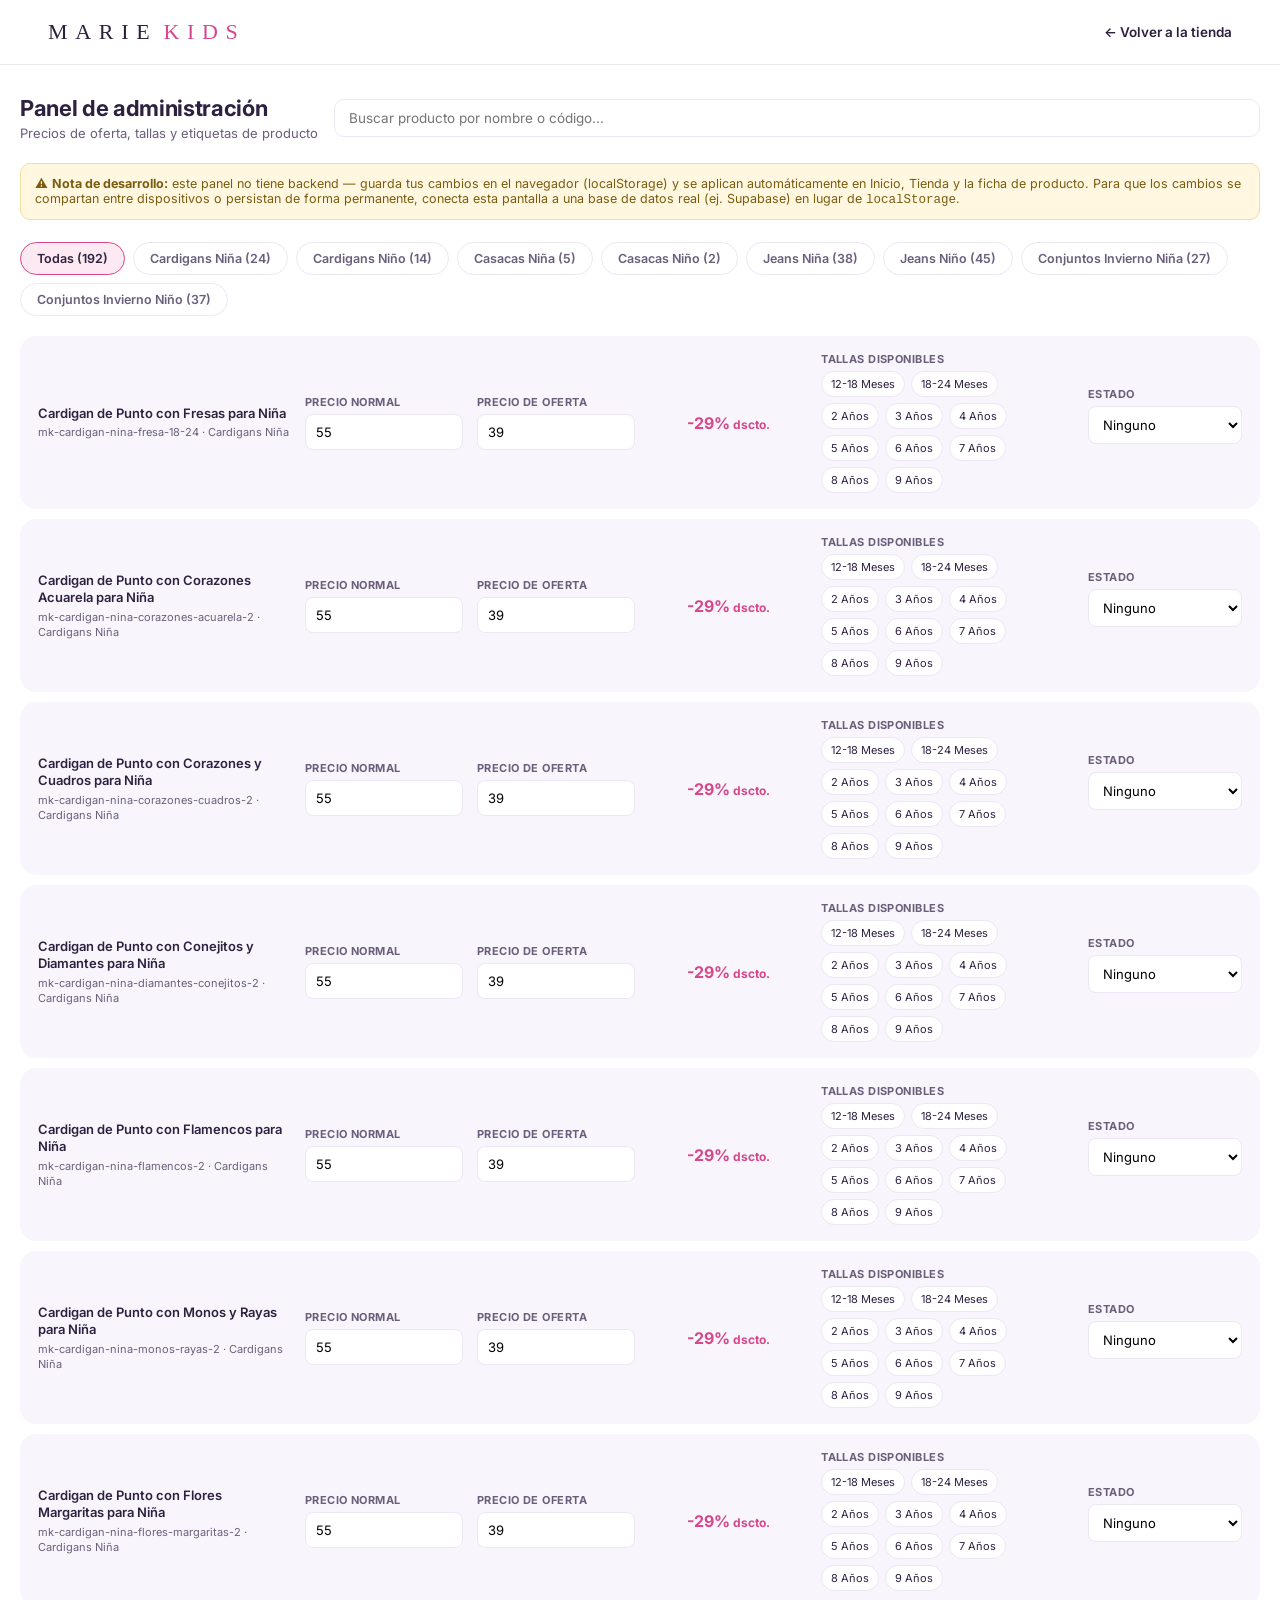
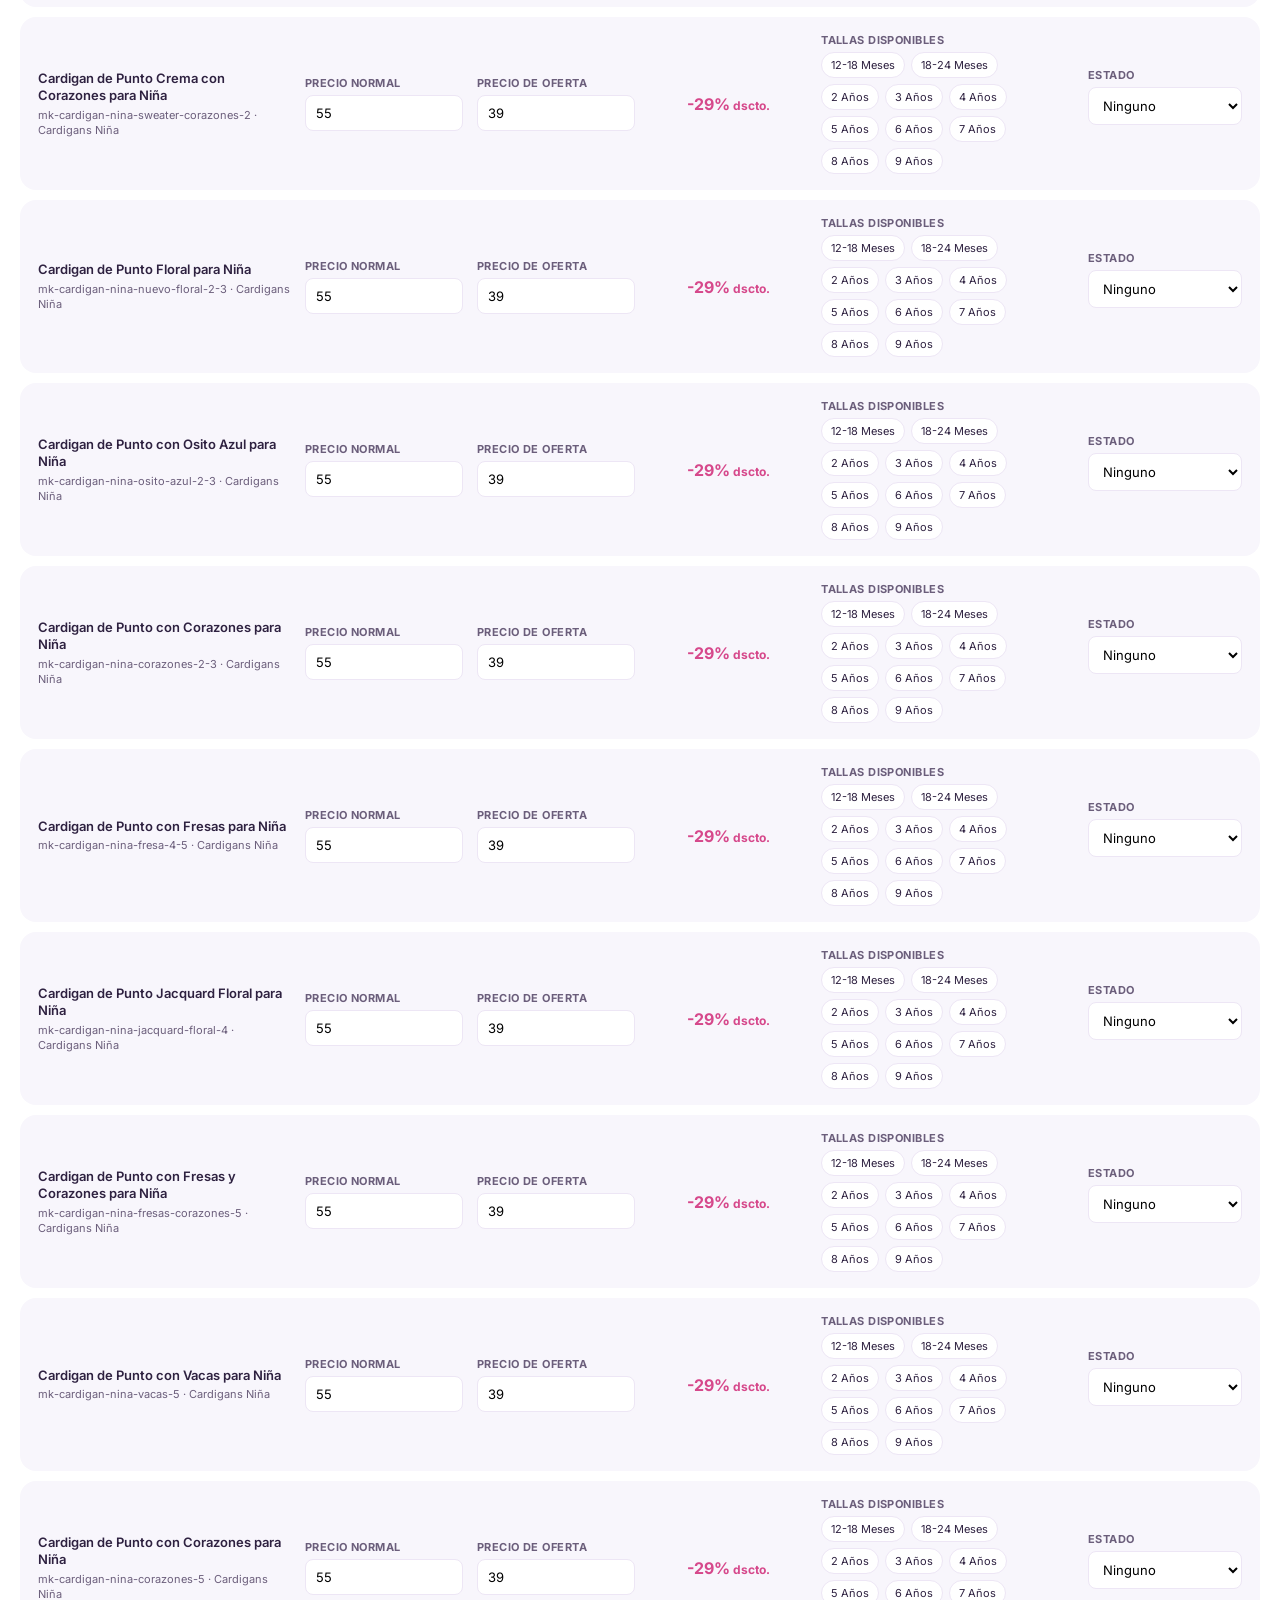
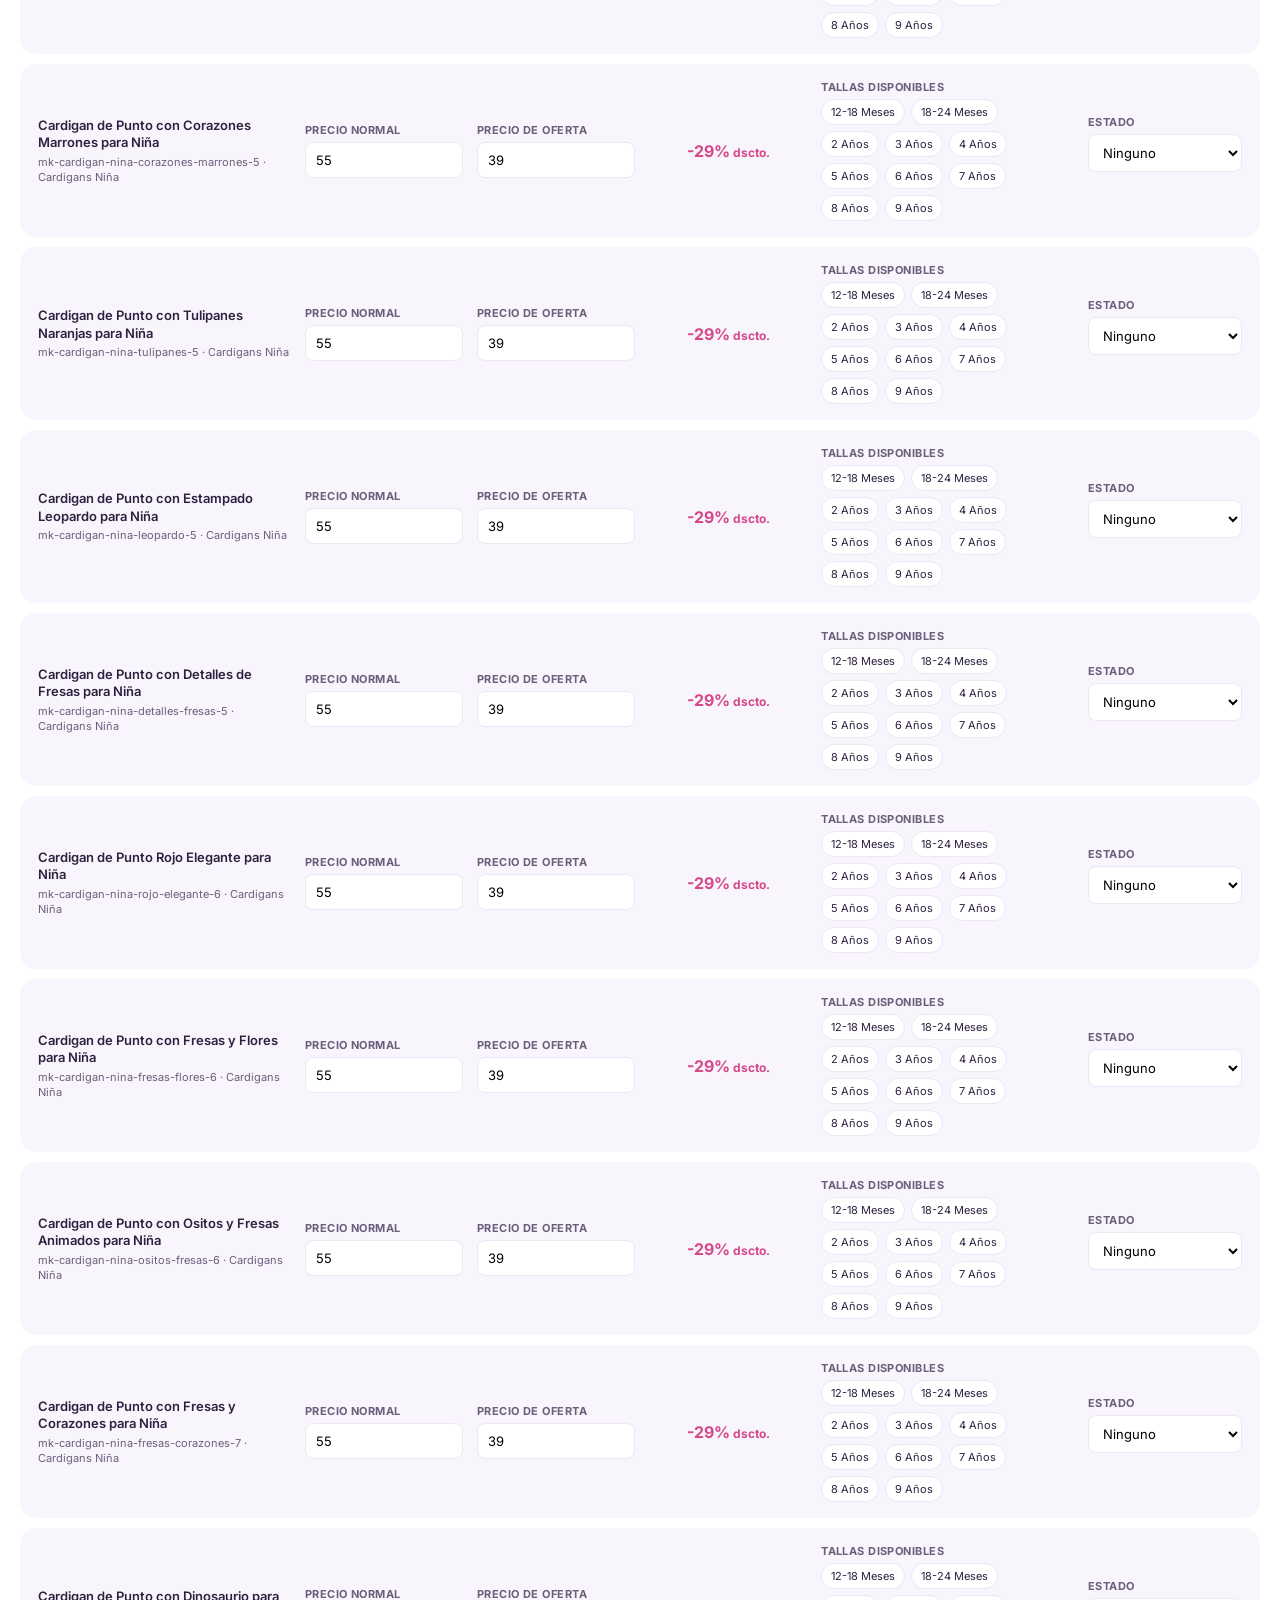
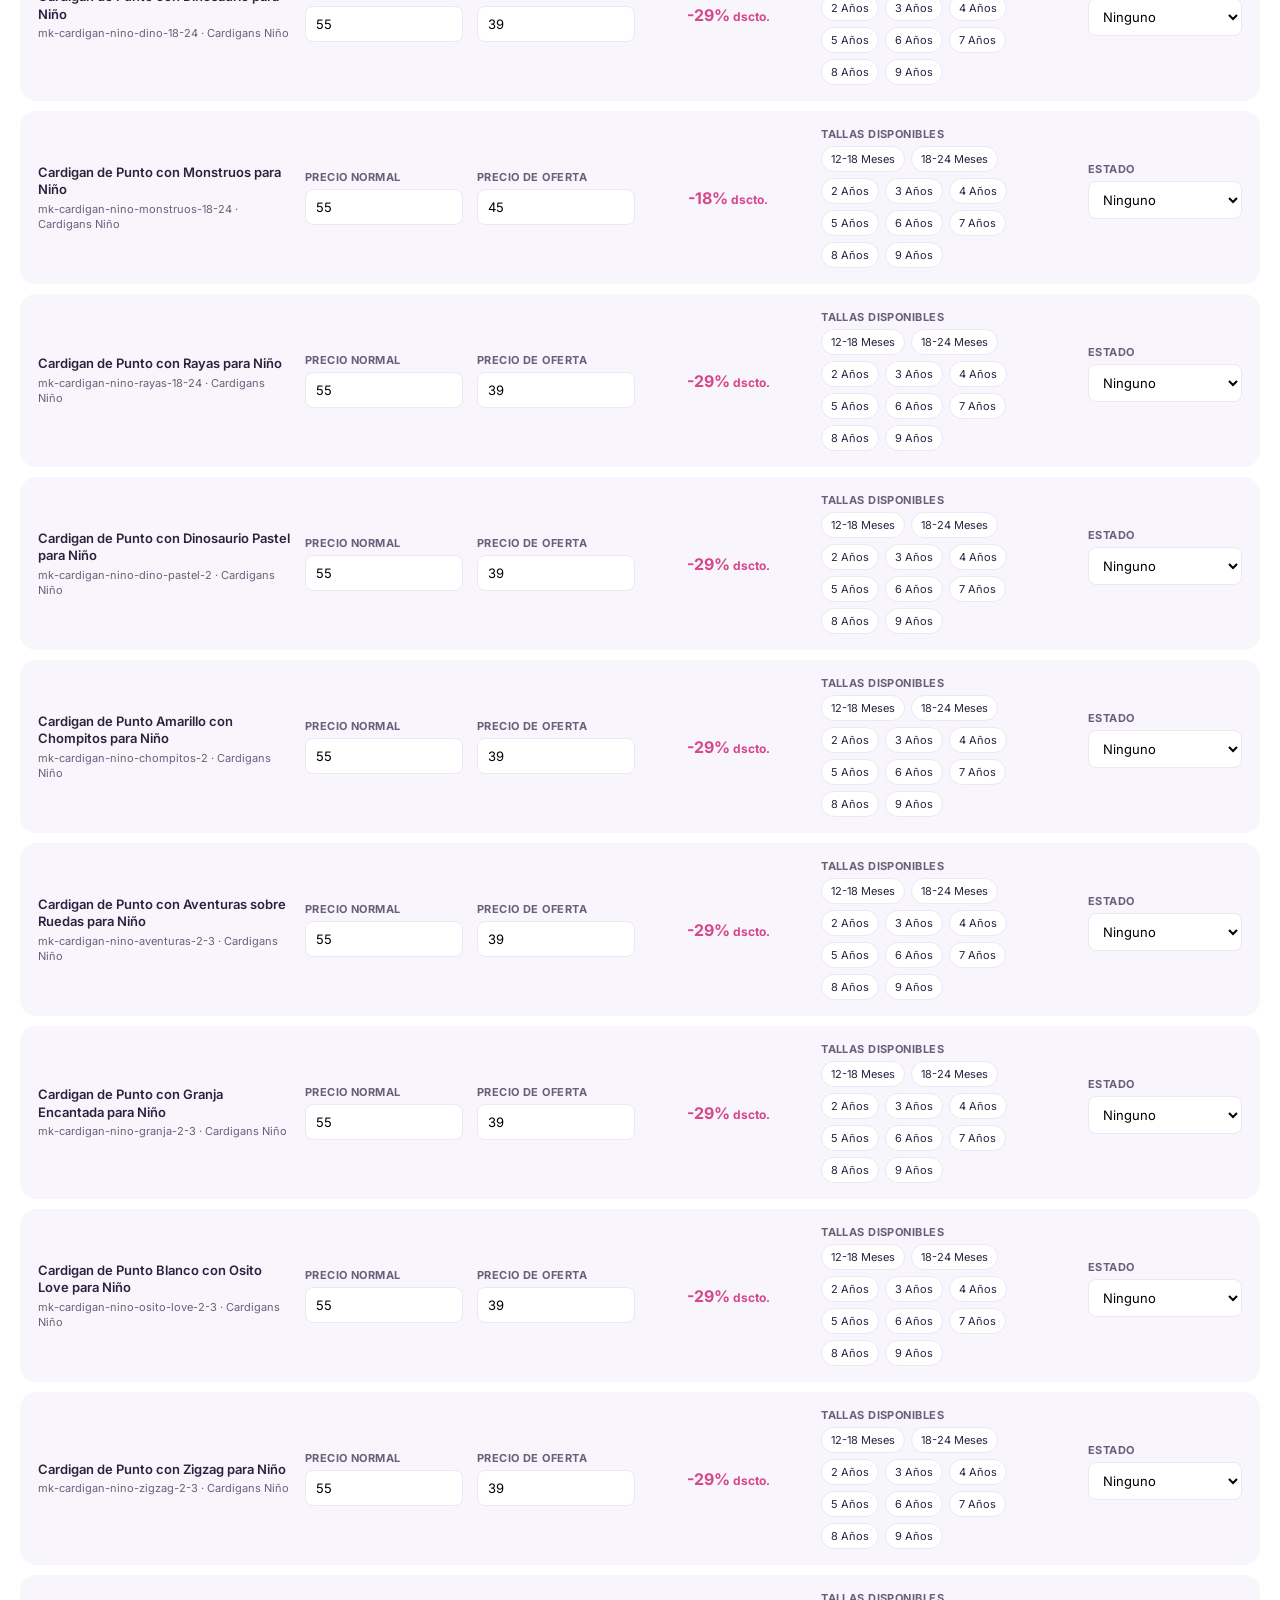
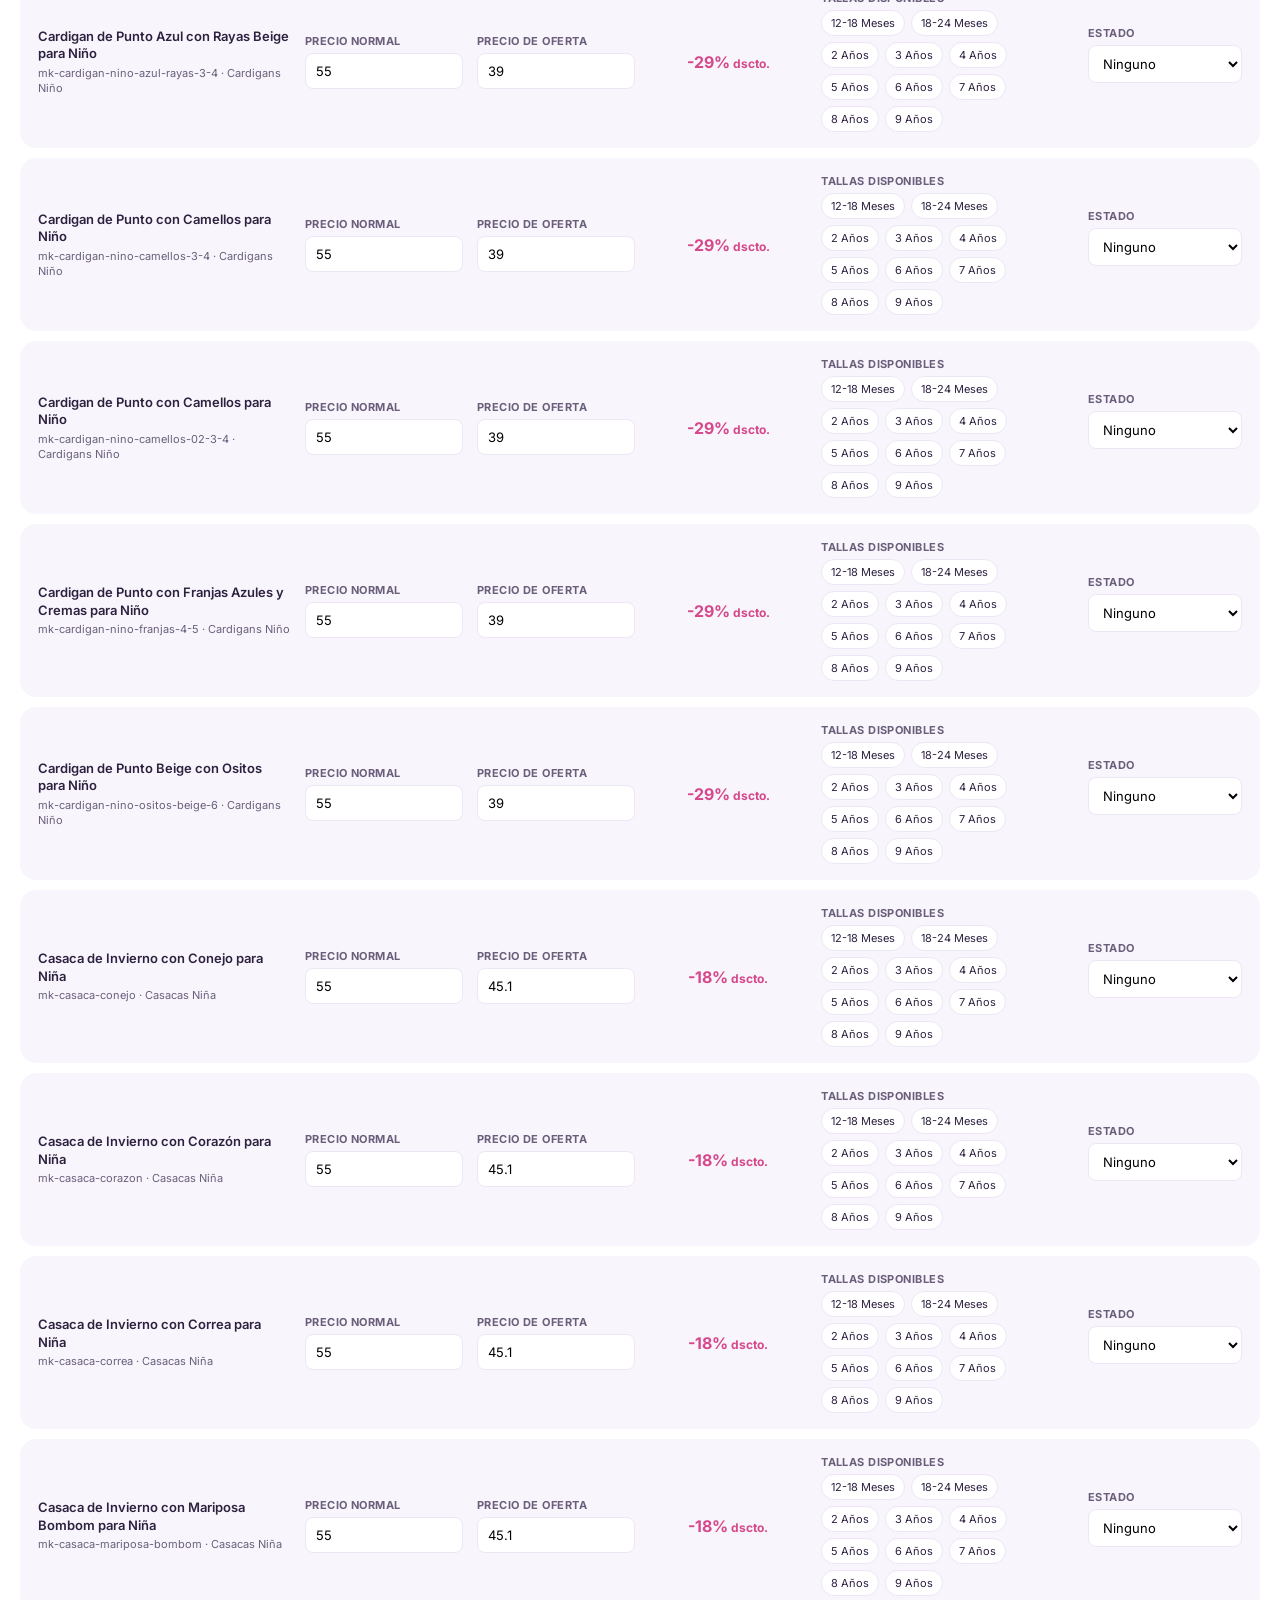
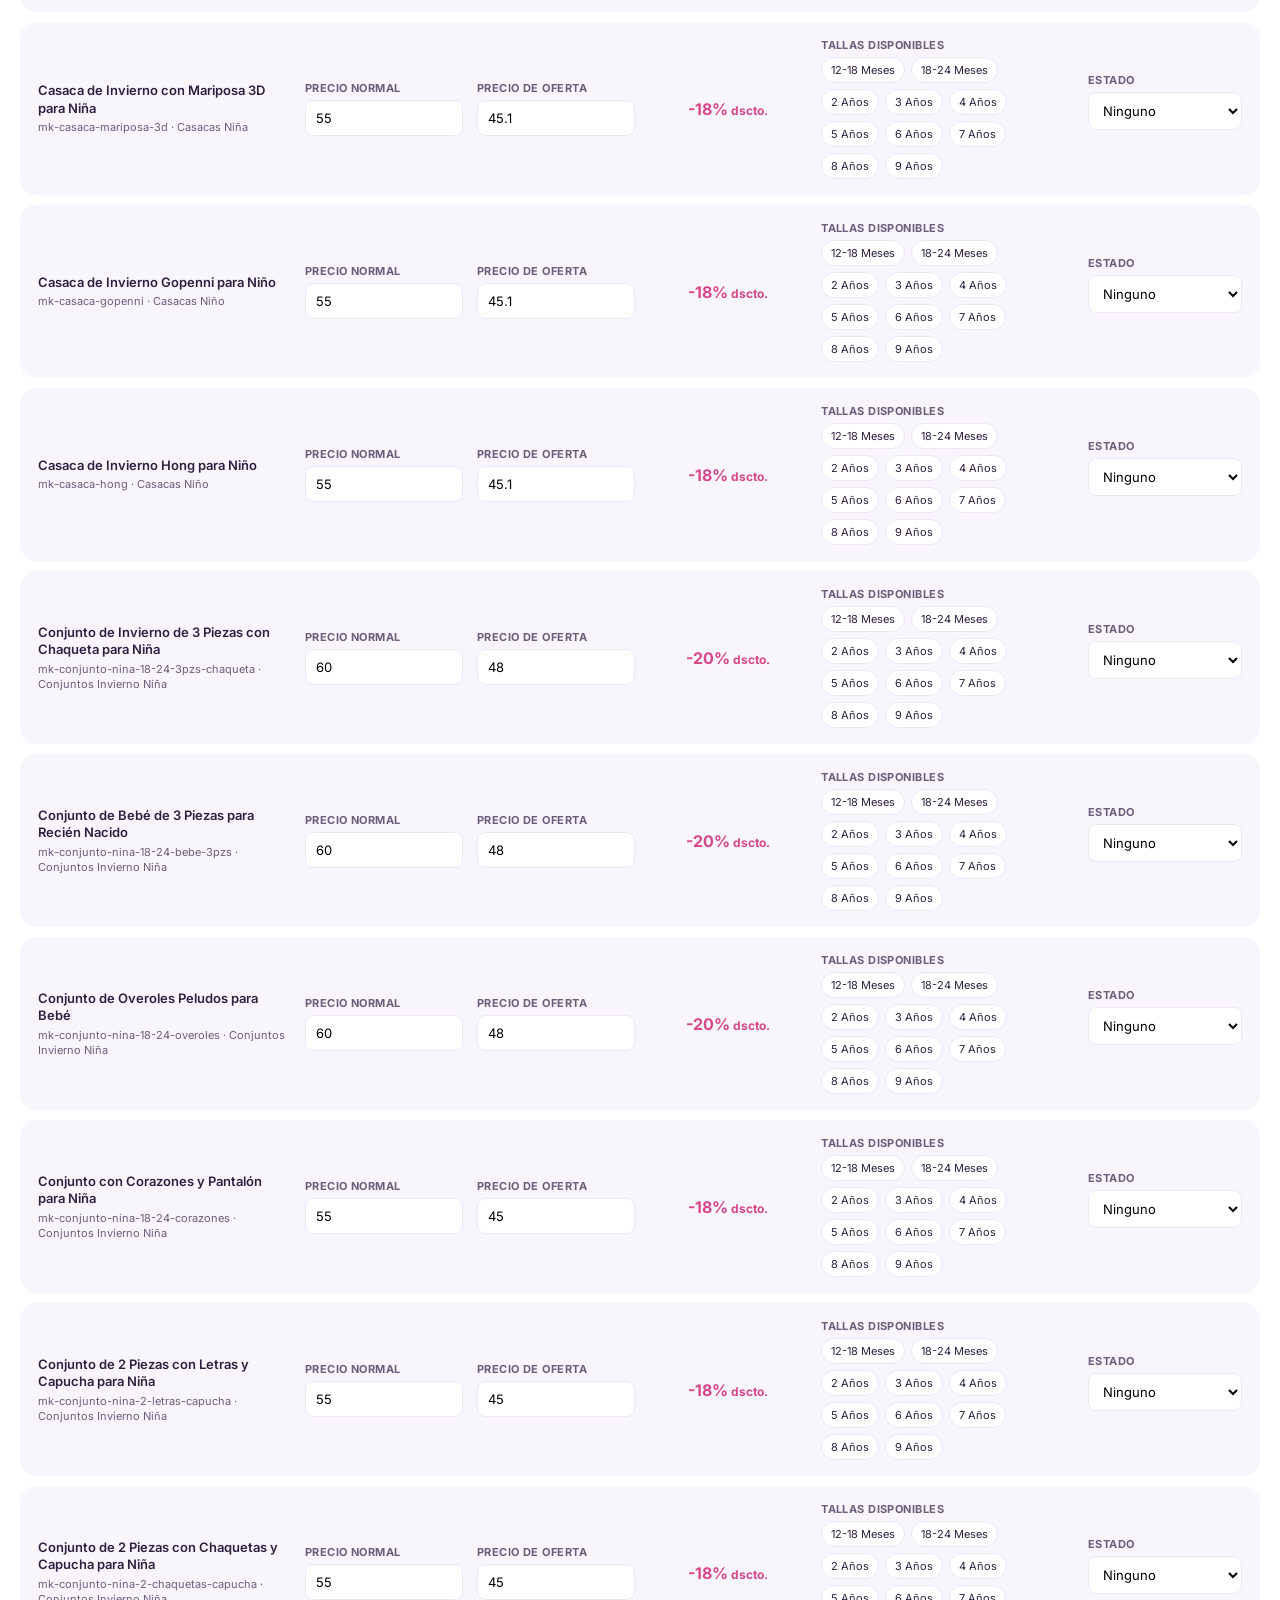
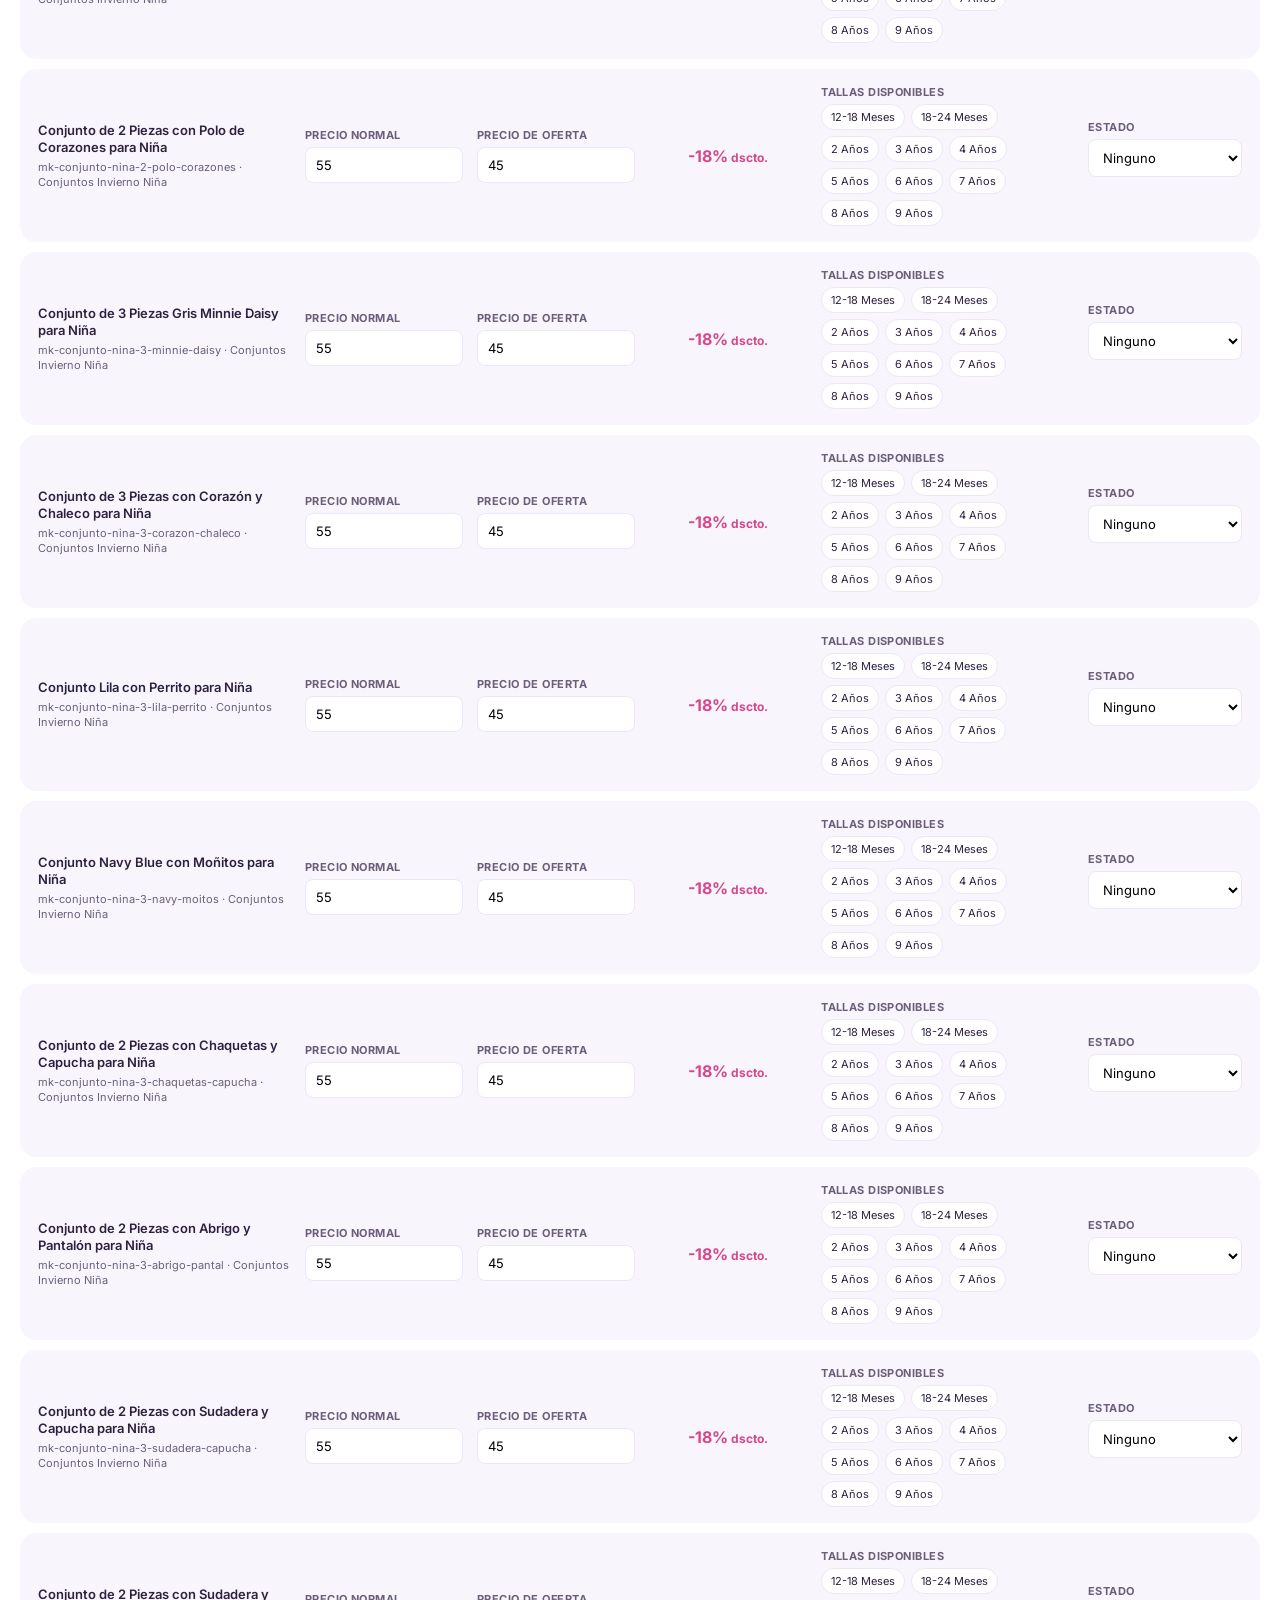
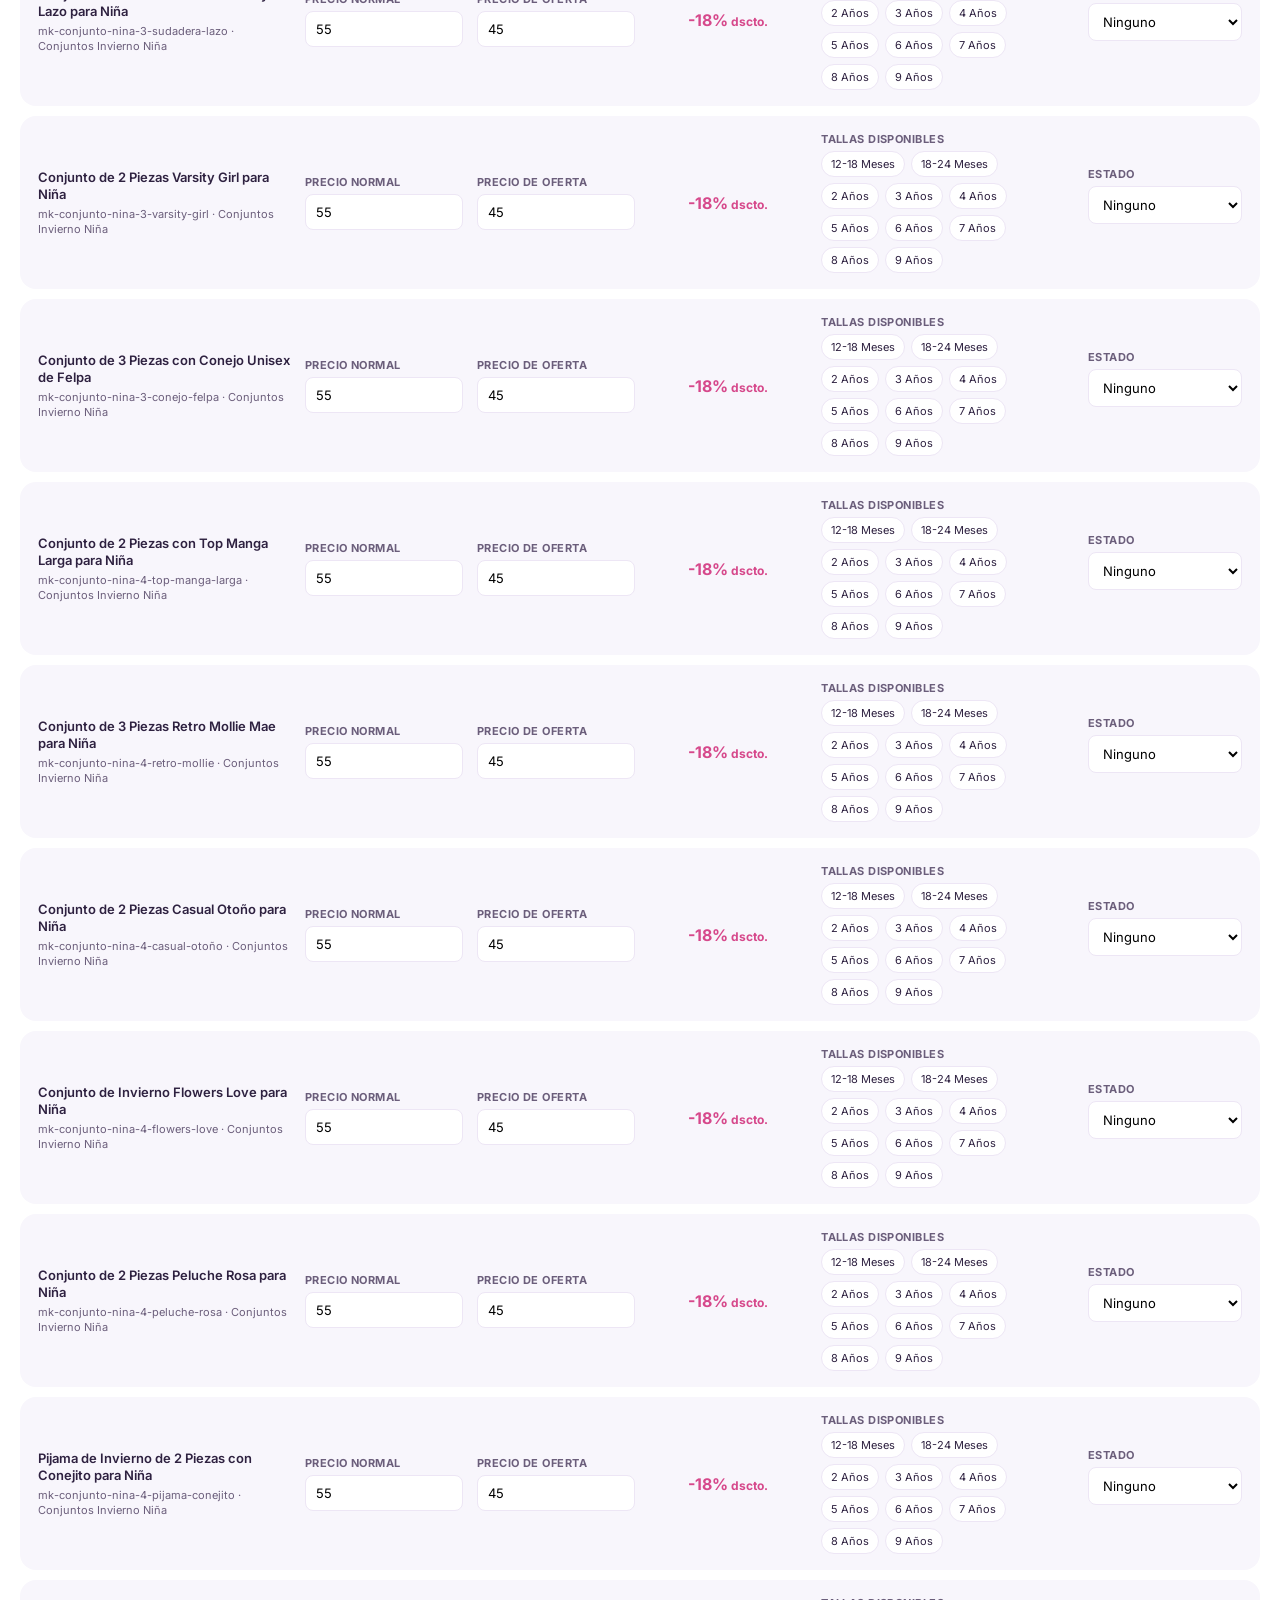
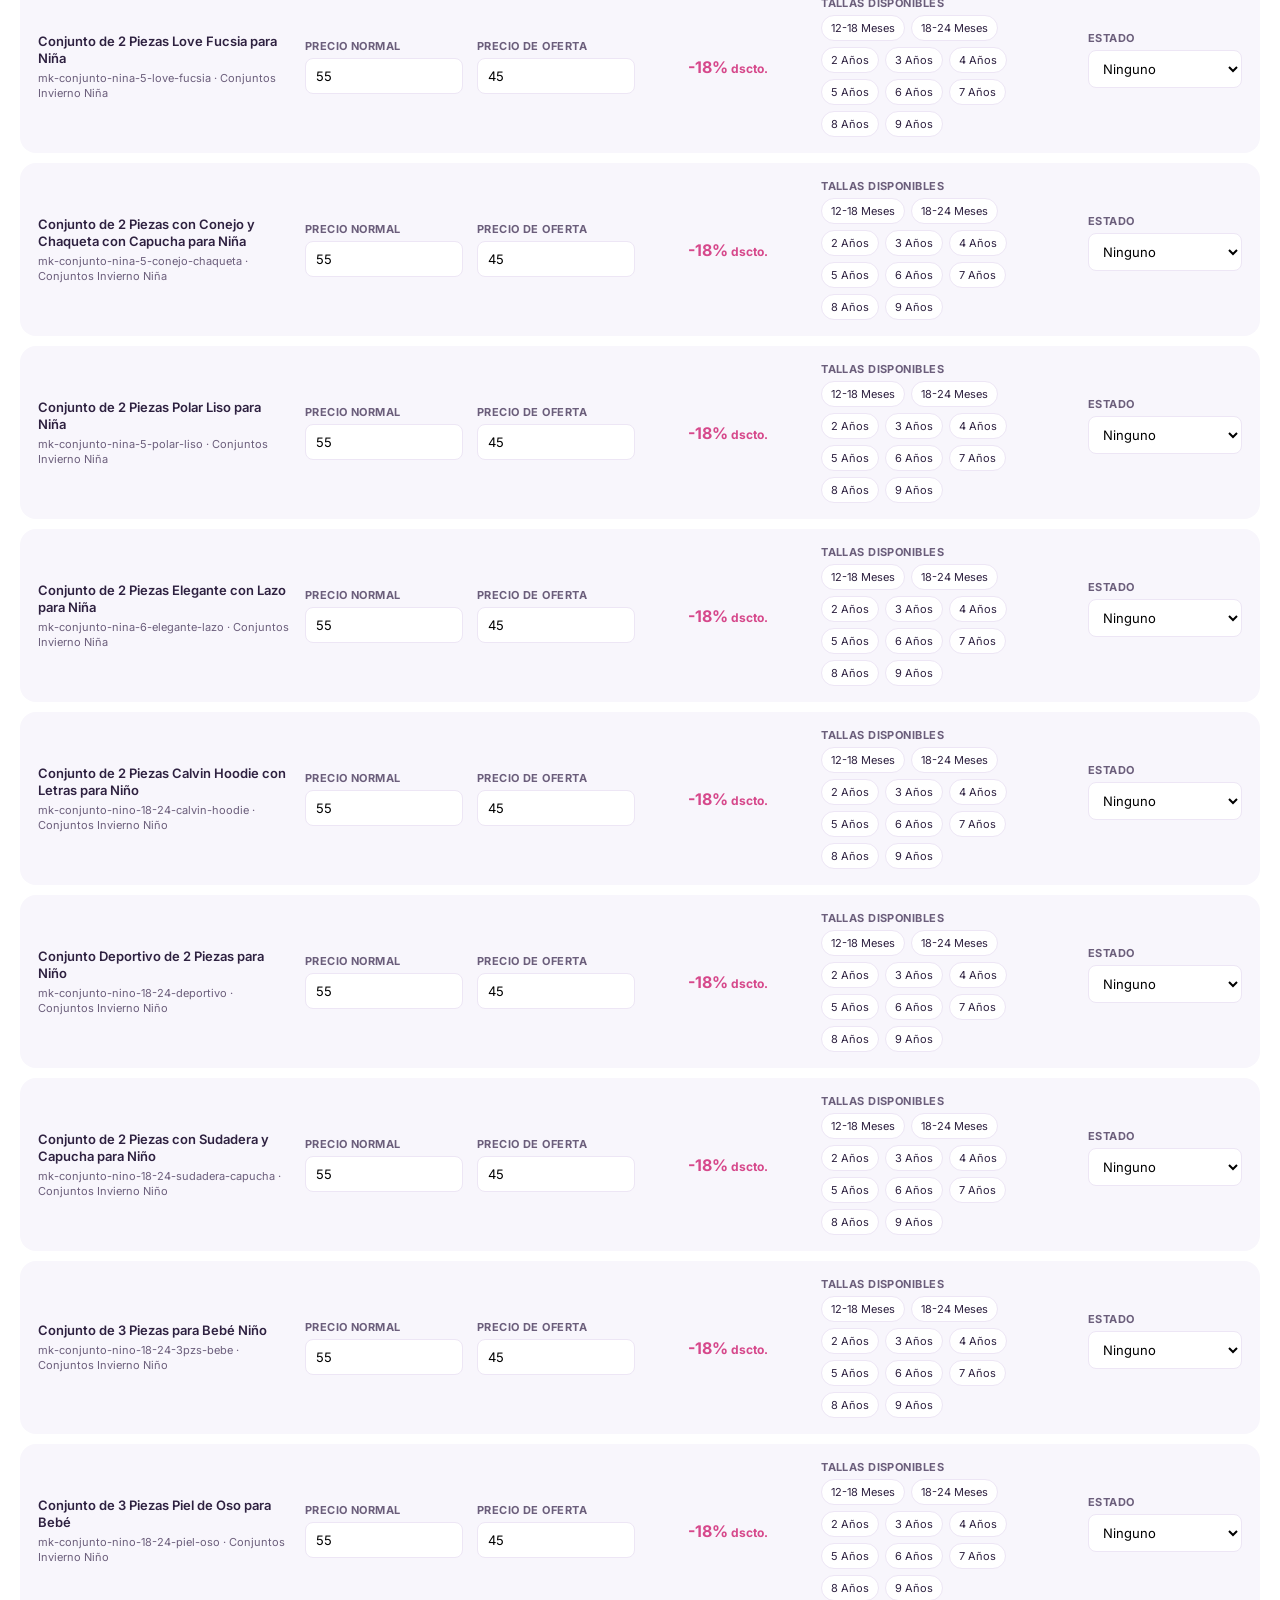
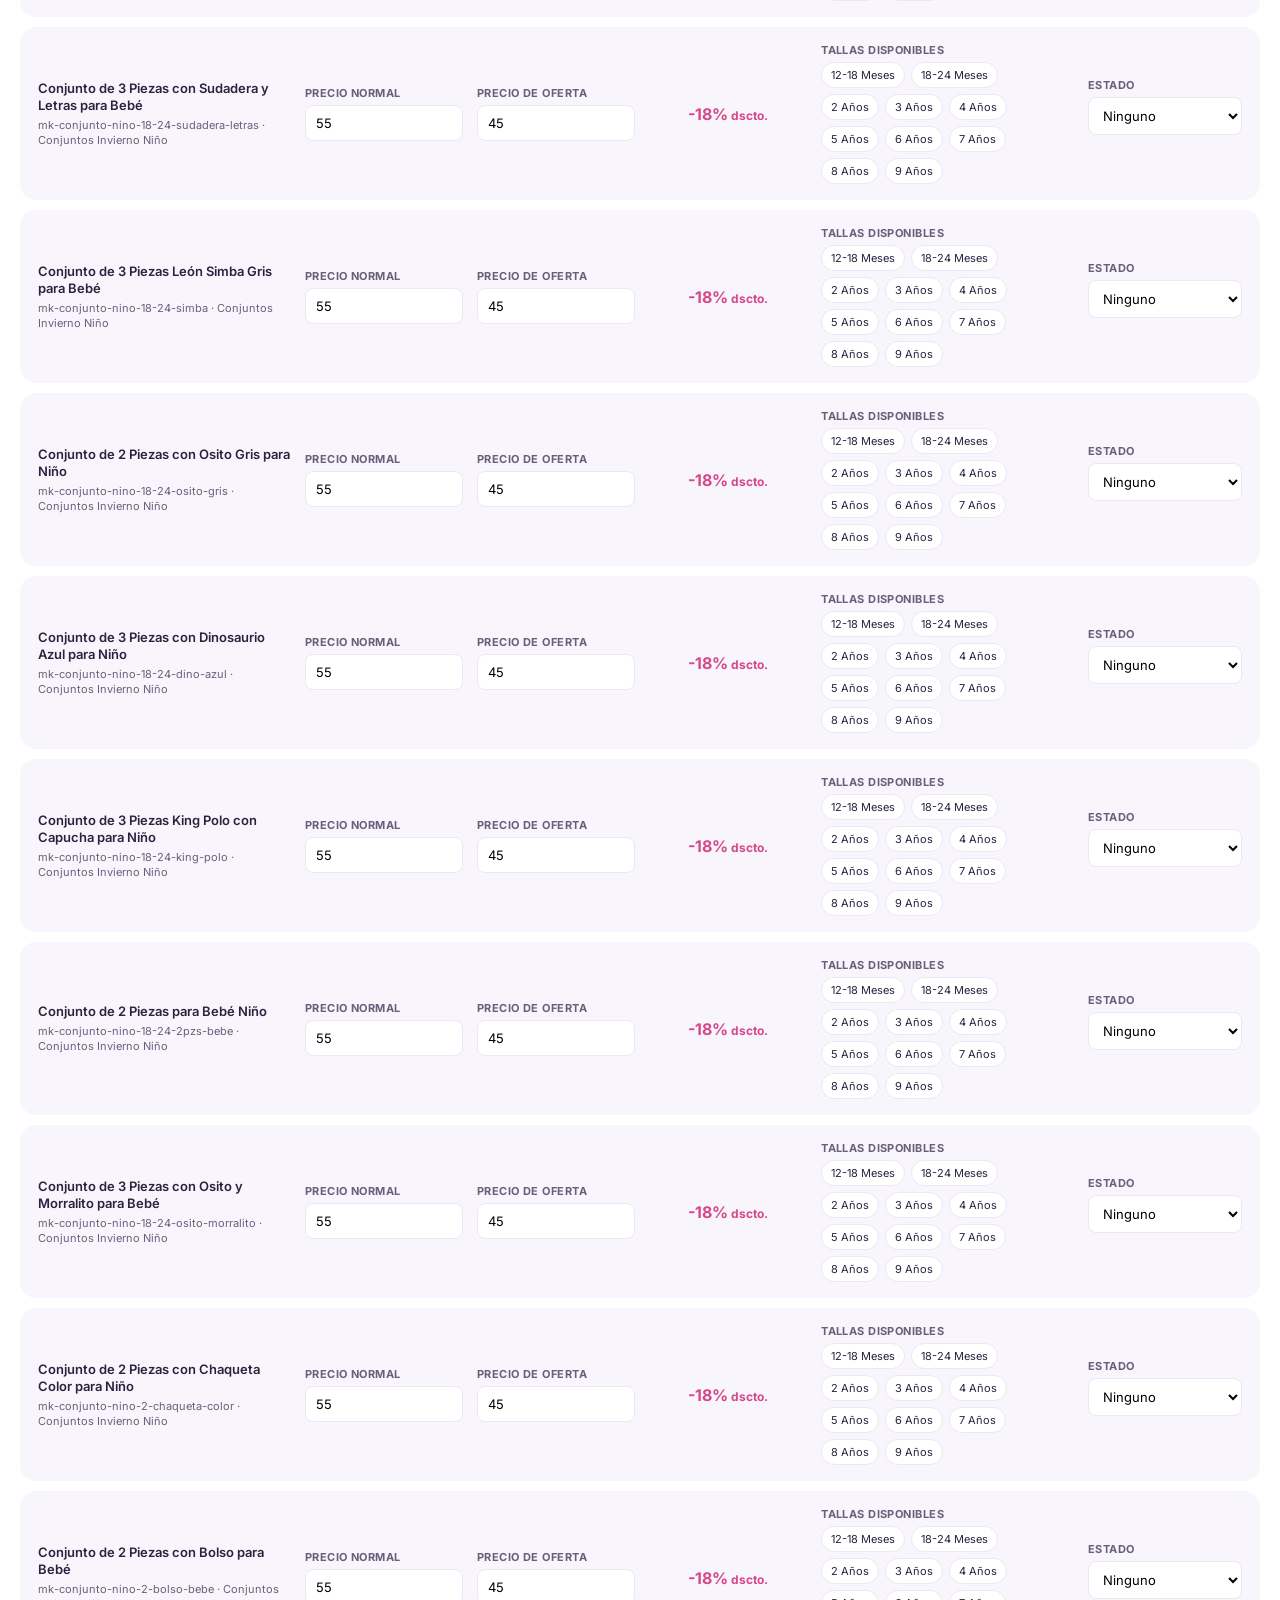
<file: admin.html>
<!DOCTYPE html>
<html lang="es">
<head>
<meta charset="UTF-8">
<meta name="viewport" content="width=device-width, initial-scale=1.0">
<title>Panel de administración · Marie Kids</title>
<meta name="robots" content="noindex">
<link rel="preconnect" href="https://fonts.googleapis.com">
<link rel="preconnect" href="https://fonts.gstatic.com" crossorigin>
<link href="https://fonts.googleapis.com/css2?family=Poppins:wght@500;600;700;800&family=Inter:wght@400;500;600&display=swap" rel="stylesheet">
<link rel="stylesheet" href="css/styles.css">
<style>
  .admin-wrap{ padding:30px 0 80px; }
  .admin-head{ display:flex; align-items:center; justify-content:space-between; gap:16px; margin-bottom:22px; flex-wrap:wrap; }
  .admin-head h2{ font-size:22px; }
  .admin-note{ background:#FFF7E0; border:1px solid #F0DFA0; border-radius:10px; padding:12px 14px; font-size:12.5px; color:#7A5C10; margin-bottom:22px; }
  .admin-tabs{ display:flex; gap:8px; flex-wrap:wrap; margin-bottom:20px; }
  .admin-tab{ border:1.5px solid var(--line); background:#fff; border-radius:999px; padding:8px 16px; font-size:12.5px; font-weight:600; cursor:pointer; color:var(--ink-soft); }
  .admin-tab.active{ border-color:var(--berry); background:var(--pink-soft); color:var(--ink); }
  .admin-table{ display:flex; flex-direction:column; gap:10px; }
  .admin-row{ background:var(--mist); border-radius:16px; padding:16px 18px; display:grid; grid-template-columns:1.6fr 1fr 1fr 1fr 1.6fr auto; gap:14px; align-items:center; }
  .admin-row .name{ font-size:13px; font-weight:600; line-height:1.35; }
  .admin-row .name small{ display:block; font-weight:400; color:var(--ink-soft); font-size:11px; margin-top:3px; }
  .admin-field label{ font-size:11px; font-weight:700; text-transform:uppercase; letter-spacing:.04em; color:var(--ink-soft); display:block; margin-bottom:5px; }
  .admin-field input, .admin-field select{ width:100%; padding:9px 10px; border:1px solid var(--line); border-radius:8px; font-family:inherit; font-size:13px; background:#fff; }
  .admin-sizes{ display:flex; flex-wrap:wrap; gap:6px; max-width:230px; }
  .admin-size-chip{ font-size:11px; padding:5px 9px; border-radius:999px; border:1.5px solid var(--line); background:#fff; cursor:pointer; user-select:none; }
  .admin-size-chip.on{ border-color:var(--berry); background:var(--berry); color:#fff; }
  .admin-discount{ font-size:12px; font-weight:700; color:var(--berry); text-align:center; }
  .admin-discount .pct{ font-size:16px; }
  .admin-save-state{ font-size:11px; color:#3aa16a; opacity:0; transition:opacity .25s; text-align:center; }
  .admin-save-state.show{ opacity:1; }
  .admin-empty{ text-align:center; padding:60px 0; color:var(--ink-soft); }
  .admin-search{ flex:1; min-width:200px; }
  .admin-search input{ width:100%; padding:10px 14px; border:1px solid var(--line); border-radius:10px; font-family:inherit; font-size:13.5px; }
  @media (max-width: 980px){
    .admin-row{ grid-template-columns:1fr 1fr; }
    .admin-row .name{ grid-column:1 / -1; }
    .admin-sizes{ max-width:none; grid-column:1 / -1; }
  }
</style>
</head>
<body>

  <header class="site">
    <nav class="main">
      <a href="index.html" class="logo" style="text-decoration:none">Marie<span>Kids</span></a>
      <div class="nav-actions"><a href="tienda.html" style="font-size:13.5px;font-weight:600;">← Volver a la tienda</a></div>
    </nav>
  </header>

  <div class="wrap admin-wrap">
    <div class="admin-head">
      <div>
        <h2>Panel de administración</h2>
        <p style="font-size:13px;color:var(--ink-soft);margin-top:4px;">Precios de oferta, tallas y etiquetas de producto</p>
      </div>
      <div class="admin-search">
        <input id="adminSearch" type="text" placeholder="Buscar producto por nombre o código...">
      </div>
    </div>

    <div class="admin-note">
      ⚠️ <b>Nota de desarrollo:</b> este panel no tiene backend — guarda tus cambios en el navegador (localStorage) y se aplican automáticamente en Inicio, Tienda y la ficha de producto. Para que los cambios se compartan entre dispositivos o persistan de forma permanente, conecta esta pantalla a una base de datos real (ej. Supabase) en lugar de <code>localStorage</code>.
    </div>

    <div class="admin-tabs" id="adminTabs"></div>

    <div class="admin-table" id="adminTable"></div>
    <div class="admin-empty" id="adminEmpty" style="display:none;">No se encontraron productos con ese criterio.</div>
  </div>

  <script src="js/data.js"></script>
  <script src="js/admin.js"></script>
</body>
</html>
</file>
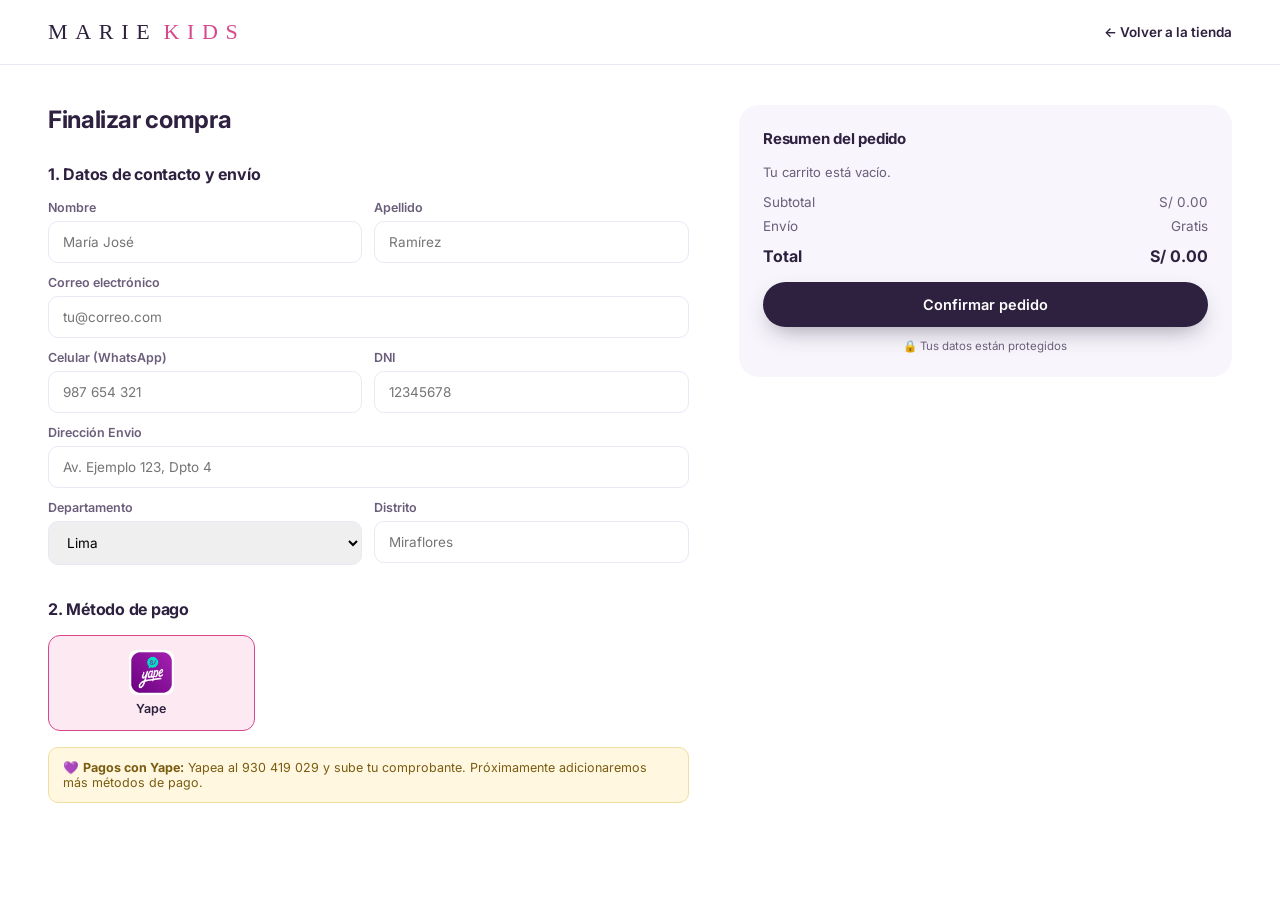
<file: checkout.html>
<!doctype html>
<html lang="es">
  <head>
    <meta charset="UTF-8" />
    <meta name="viewport" content="width=device-width, initial-scale=1.0" />
    <title>Checkout · Marie Kids</title>
    <meta name="robots" content="noindex" />
    <link rel="preconnect" href="https://fonts.googleapis.com" />
    <link
      href="https://fonts.googleapis.com/css2?family=Poppins:wght@500;600;700;800&family=Inter:wght@400;500;600&display=swap"
      rel="stylesheet"
    />
    <link rel="stylesheet" href="css/styles.css" />
    <style>
      .checkout-layout {
        display: grid;
        grid-template-columns: 1.3fr 1fr;
        gap: 50px;
        padding: 40px 0 80px;
        align-items: start;
      }
      @media (max-width: 768px) {
        .checkout-layout {
          grid-template-columns: 1fr;
          gap: 30px;
          padding: 20px 0 60px;
        }
        .order-summary {
          position: static;
        }
        .co-input.half {
          grid-column: span 2;
        }
        .pay-methods {
          grid-template-columns: repeat(2, 1fr);
        }
      }
      .co-section {
        margin-bottom: 34px;
      }
      .co-section h3 {
        font-size: 16px;
        margin-bottom: 16px;
      }
      .co-grid {
        display: grid;
        grid-template-columns: 1fr 1fr;
        gap: 12px;
      }
      .co-input {
        grid-column: span 2;
      }
      .co-input.half {
        grid-column: span 1;
      }
      .co-input label {
        font-size: 12.5px;
        font-weight: 600;
        color: var(--ink-soft);
        display: block;
        margin-bottom: 6px;
      }
      .co-input input,
      .co-input select {
        width: 100%;
        padding: 12px 14px;
        border: 1px solid var(--line);
        border-radius: 10px;
        font-family: inherit;
        font-size: 13.5px;
      }
      .co-input input:focus,
      .co-input select:focus {
        border-color: var(--berry);
        outline: none;
      }
      .pay-methods {
        display: grid;
        grid-template-columns: repeat(3, 1fr);
        gap: 10px;
      }
      .pay-method {
        border: 1.5px solid var(--line);
        border-radius: 12px;
        padding: 14px 10px;
        text-align: center;
        cursor: pointer;
        font-size: 12.5px;
        font-weight: 600;
        transition: all 0.15s;
      }
      .pay-method.selected {
        border-color: var(--berry);
        background: var(--pink-soft);
      }
      .pay-method .pic {
        font-size: 22px;
        margin-bottom: 6px;
      }
      .order-summary {
        background: var(--mist);
        border-radius: 20px;
        padding: 24px;
        position: sticky;
        top: calc(var(--nav-h) + 20px);
      }
      .order-item {
        display: flex;
        gap: 10px;
        padding: 10px 0;
        border-bottom: 1px solid var(--line);
        font-size: 13px;
      }
      .order-item .oi-img {
        width: 44px;
        height: 50px;
        border-radius: 8px;
        display: grid;
        place-items: center;
        font-size: 18px;
        flex-shrink: 0;
        overflow: hidden;
      }
      .co-note {
        background: #fff7e0;
        border: 1px solid #f0dfa0;
        border-radius: 10px;
        padding: 12px 14px;
        font-size: 12.5px;
        color: #7a5c10;
        margin-top: 16px;
      }
    </style>
  </head>
  <body>
    <header class="site">
      <nav class="main">
        <div class="logo">Marie<span>Kids</span></div>
        <div class="nav-actions">
          <a href="index.html" style="font-size: 13.5px; font-weight: 600"
            >← Volver a la tienda</a
          >
        </div>
      </nav>
    </header>

    <div class="wrap">
      <div class="checkout-layout">
        <div>
          <h2 style="font-size: 24px; margin-bottom: 30px">Finalizar compra</h2>

          <div class="co-section">
            <h3>1. Datos de contacto y envío</h3>
            <div class="co-grid">
              <div class="co-input half">
                <label>Nombre</label
                ><input id="coNombre" type="text" placeholder="María José" />
              </div>
              <div class="co-input half">
                <label>Apellido</label
                ><input id="coApellido" type="text" placeholder="Ramírez" />
              </div>
              <div class="co-input">
                <label>Correo electrónico</label
                ><input id="coEmail" type="email" placeholder="tu@correo.com" />
              </div>
              <div class="co-input half">
                <label>Celular (WhatsApp)</label
                ><input id="coCelular" type="tel" placeholder="987 654 321" />
              </div>
              <div class="co-input half">
                <label>DNI</label
                ><input id="coDni" type="text" placeholder="12345678" />
              </div>
              <div class="co-input">
                <label>Dirección Envio</label
                ><input
                  id="coDireccion"
                  type="text"
                  placeholder="Av. Ejemplo 123, Dpto 4"
                />
              </div>
              <div class="co-input half">
                <label>Departamento</label>
                <select id="departamento">
                  <option value="">Selecciona departamento</option>
                  <option value="Amazonas">Amazonas</option>
                  <option value="Áncash">Áncash</option>
                  <option value="Apurímac">Apurímac</option>
                  <option value="Arequipa">Arequipa</option>
                  <option value="Ayacucho">Ayacucho</option>
                  <option value="Cajamarca">Cajamarca</option>
                  <option value="Cusco">Cusco</option>
                  <option value="Huancavelica">Huancavelica</option>
                  <option value="Huánuco">Huánuco</option>
                  <option value="Ica">Ica</option>
                  <option value="Junín">Junín</option>
                  <option value="La Libertad">La Libertad</option>
                  <option value="Lambayeque">Lambayeque</option>
                  <option value="Lima" selected>Lima</option>
                  <option value="Loreto">Loreto</option>
                  <option value="Madre de Dios">Madre de Dios</option>
                  <option value="Moquegua">Moquegua</option>
                  <option value="Pasco">Pasco</option>
                  <option value="Piura">Piura</option>
                  <option value="Puno">Puno</option>
                  <option value="San Martín">San Martín</option>
                  <option value="Tacna">Tacna</option>
                  <option value="Tumbes">Tumbes</option>
                  <option value="Ucayali">Ucayali</option>
                </select>
              </div>
              <div class="co-input half">
                <label>Distrito</label
                ><input id="coDistrito" type="text" placeholder="Miraflores" />
              </div>
            </div>
          </div>

          <!--METODOS DE PAGO-->
          <div class="co-section">
            <h3>2. Método de pago</h3>
            <div class="pay-methods" id="payMethods">
              <div class="pay-method selected" data-m="yape">
                <div class="pic">
                  <img
                    src="public/yape-app.png"
                    style="
                      width: 45px;
                      height: 45px;
                      object-fit: contain;
                      border-radius: 8px;
                    "
                  />
                </div>
                Yape
              </div>
            </div>
            <div class="co-note">
              💜 <b>Pagos con Yape:</b> Yapea al 930 419 029 y sube tu
              comprobante. Próximamente adicionaremos más métodos de pago.
            </div>
          </div>
        </div>

        <div class="order-summary">
          <h3 style="font-size: 15px; margin-bottom: 16px">
            Resumen del pedido
          </h3>
          <div id="checkoutItems"></div>
          <div class="cart-line" style="margin-top: 14px">
            <span>Subtotal</span><span id="coSubtotal">S/ 0.00</span>
          </div>
          <div class="cart-line">
            <span>Envío</span><span id="coShipping">S/ 0.00</span>
          </div>
          <div class="cart-line total">
            <span>Total</span><span id="coTotal">S/ 0.00</span>
          </div>
          <button
            class="btn btn-primary btn-block"
            onclick="confirmOrderViaWhatsApp()"
          >
            Confirmar pedido
          </button>
          <p
            style="
              font-size: 11.5px;
              color: var(--ink-soft);
              text-align: center;
              margin-top: 12px;
            "
          >
            🔒 Tus datos están protegidos
          </p>
        </div>
      </div>
    </div>

    <!-- ============ MODAL DE PAGO YAPE ============ -->
    <div class="modal-overlay" id="yapeOverlay">
      <div
        style="
          background: #fff;
          border-radius: 22px;
          padding: 30px 26px;
          max-width: 340px;
          width: 100%;
          text-align: center;
          position: relative;
        "
      >
        <button
          onclick="closeYapeModal()"
          aria-label="Cerrar"
          style="
            position: absolute;
            top: 14px;
            right: 14px;
            border: none;
            background: var(--mist);
            width: 30px;
            height: 30px;
            border-radius: 50%;
            font-size: 14px;
            cursor: pointer;
          "
        >
          ✕
        </button>

        <h3 style="font-size: 16px; margin-bottom: 18px">Paga con Yape</h3>

        <img
          src="public/yape-qr.jpg"
          alt="Código QR de Yape"
          style="
            width: 220px;
            height: 220px;
            object-fit: contain;
            border-radius: 14px;
            border: 1px solid var(--line);
            margin: 0 auto 16px;
            display: block;
          "
        />

        <div
          style="
            background: var(--mist);
            border-radius: 999px;
            padding: 9px 16px;
            font-weight: 700;
            color: var(--berry);
            font-size: 13px;
            margin-bottom: 18px;
            display: inline-block;
          "
        >
          📱 Yapea al 930 419 029
        </div>

        <div
          style="
            font-size: 11.5px;
            font-weight: 700;
            text-transform: uppercase;
            letter-spacing: 0.05em;
            color: var(--ink-soft);
          "
        >
          Monto a pagar
        </div>
        <div
          id="yapeAmount"
          style="font-size: 32px; font-weight: 800; margin: 4px 0 16px"
        >
          S/ 0.00
        </div>

        <p
          style="
            font-size: 12.5px;
            color: var(--ink-soft);
            line-height: 1.6;
            margin-bottom: 18px;
          "
        >
          Escanea el código QR y realiza el pago. Luego pulsa
          <b>Continuar</b> para adjuntar la captura de tu pago
          <span
            style="
              background: var(--pink-soft);
              padding: 0 3px;
              border-radius: 4px;
            "
            >(es el único comprobante que necesitamos)</span
          >
          y así completar tu compra.
        </p>

        <input
          type="file"
          id="yapeProofInput"
          accept="image/*"
          style="display: none"
          onchange="onYapeProofSelected(event)"
        />
        <div
          id="yapeProofPreviewWrap"
          style="display: none; margin-bottom: 14px"
        >
          <img
            id="yapeProofPreview"
            style="
              max-width: 100%;
              max-height: 150px;
              border-radius: 10px;
              border: 1px solid var(--line);
            "
          />
          <p style="font-size: 11.5px; color: #3aa16a; margin-top: 6px">
            ✓ Comprobante listo
          </p>
        </div>

        <button
          class="btn btn-primary btn-block"
          id="yapeContinueBtn"
          onclick="onYapeContinueClick()"
        >
          Continuar
        </button>
      </div>
    </div>

    <script src="js/data.js"></script>
    <script src="js/cart.js"></script>
    <script src="js/main.js"></script>
    <script>
      let yapeProofFile = null;

      function confirmOrderViaWhatsApp() {
        if (!Cart.items.length) {
          alert(
            "Tu carrito está vacío. Agrega productos antes de confirmar tu pedido.",
          );
          return;
        }

        const campos = [
          ["coNombre", "Nombre"],
          ["coApellido", "Apellido"],
          ["coCelular", "Celular (WhatsApp)"],
          ["coDireccion", "Dirección"],
          ["coDistrito", "Distrito"],
        ];
        const faltante = campos.find(
          ([id]) => !document.getElementById(id).value.trim(),
        );
        if (faltante) {
          alert(`Falta completar: ${faltante[1]}`);
          document.getElementById(faltante[0]).focus();
          return;
        }

        openYapeModal();
      }

      function openYapeModal() {
        document.getElementById("yapeAmount").textContent =
          `S/ ${Cart.total().toFixed(2)}`;
        document.getElementById("yapeOverlay").classList.add("show");
      }
      function closeYapeModal() {
        document.getElementById("yapeOverlay").classList.remove("show");
      }

      function onYapeProofSelected(e) {
        const file = e.target.files[0];
        if (!file) return;
        yapeProofFile = file;
        const reader = new FileReader();
        reader.onload = () => {
          document.getElementById("yapeProofPreview").src = reader.result;
          document.getElementById("yapeProofPreviewWrap").style.display =
            "block";
          document.getElementById("yapeContinueBtn").textContent =
            "Finalizar pedido";
        };
        reader.readAsDataURL(file);
      }

      function onYapeContinueClick() {
        if (!yapeProofFile) {
          document.getElementById("yapeProofInput").click();
          return;
        }
        closeYapeModal();
        sendOrderToWhatsApp();
      }

      function sendOrderToWhatsApp() {
        const nombre = document.getElementById("coNombre").value.trim();
        const apellido = document.getElementById("coApellido").value.trim();
        const email = document.getElementById("coEmail").value.trim();
        const celular = document.getElementById("coCelular").value.trim();
        const dni = document.getElementById("coDni").value.trim();
        const direccion = document.getElementById("coDireccion").value.trim();
        const departamento = document.getElementById("departamento").value;
        const distrito = document.getElementById("coDistrito").value.trim();

        const itemsTxt = Cart.items
          .map(
            (i) =>
              `🧥 ${i.name} · 📏 Talla ${i.size} · 🔢 x${i.qty} — 💰 S/ ${(i.price * i.qty).toFixed(2)}`,
          )
          .join("\n");

        const msg =
          `¡Hola Marie Kids! 👋 Quiero confirmar mi pedido:\n\n` +
          `📋 *DETALLE DEL PEDIDO*\n` +
          `${itemsTxt}\n\n` +
          `📊 *RESUMEN*\n` +
          `Subtotal: S/ ${Cart.subtotal().toFixed(2)}\n` +
          `Envío: ${Cart.shipping() === 0 ? "Gratis 🎉" : "S/ " + Cart.shipping().toFixed(2)}\n` +
          `💵 *Total: S/ ${Cart.total().toFixed(2)}*\n\n` +
          `👤 *DATOS DEL CLIENTE*\n` +
          `${nombre} ${apellido}\n` +
          `📱 ${celular}${dni ? "\n🪪 DNI: " + dni : ""}\n` +
          `📍 ${direccion}, ${distrito}, ${departamento}${email ? "\n📧 " + email : ""}\n\n` +
          `💜 Ya pagué por Yape al 930 419 029 — adjunto comprobante 📎`;

        // ✅ MEJORADO: Usar window.open con target="_blank" y sin bloqueos
        const url = `https://wa.me/${WHATSAPP_NUMBER}?text=${encodeURIComponent(msg)}`;

        // Intentar abrir en nueva ventana
        const win = window.open(url, "_blank");

        // Si window.open fue bloqueado, usar location.href como fallback
        if (!win || win.closed || typeof win.closed === "undefined") {
          window.location.href = url;
        }

        alert(
          "Se abrió WhatsApp con tu pedido. ¡No olvides adjuntar la captura de tu pago!",
        );
      }

      document.querySelectorAll(".pay-method").forEach((el) =>
        el.addEventListener("click", () => {
          document
            .querySelectorAll(".pay-method")
            .forEach((x) => x.classList.remove("selected"));
          el.classList.add("selected");
        }),
      );

      function renderCheckout() {
        const wrap = document.getElementById("checkoutItems");
        wrap.innerHTML =
          Cart.items
            .map((i) => {
              const ph = resolvePlaceholder(i.image);
              const imgInner = ph.isReal
                ? `<img src="${ph.url}" style="width:100%;height:100%;object-fit:cover;border-radius:8px;">`
                : `<span>${ph.emoji}</span>`;
              return `<div class="order-item"><div class="oi-img ${ph.isReal ? "" : "ph-" + ph.grad}">${imgInner}</div><div style="flex:1;"><b style="font-size:12.5px;">${i.name}</b><br><span style="color:var(--ink-soft);font-size:11.5px;">Talla ${i.size} · x${i.qty}</span></div><b>S/ ${(i.price * i.qty).toFixed(2)}</b></div>`;
            })
            .join("") ||
          "<p style='color:var(--ink-soft);font-size:13px;'>Tu carrito está vacío.</p>";
        document.getElementById("coSubtotal").textContent =
          `S/ ${Cart.subtotal().toFixed(2)}`;
        document.getElementById("coShipping").textContent =
          Cart.shipping() === 0 ? "Gratis" : `S/ ${Cart.shipping().toFixed(2)}`;
        document.getElementById("coTotal").textContent =
          `S/ ${Cart.total().toFixed(2)}`;
      }
      document.addEventListener("DOMContentLoaded", () => {
        Cart.load();
        renderCheckout();
      });
    </script>
  </body>
</html>
</file>
<file: css/styles.css>
/* ============================================================
   MARIE KIDS — DESIGN SYSTEM
   ============================================================ */
:root {
  --pink: #f8c8dc;
  --pink-soft: #fde9f1;
  --lilac: #c8b6ff;
  --lilac-soft: #f1edff;
  --berry: #d6488b;
  --berry-dark: #b93872;
  --gold: #e8b84b;
  --ink: #2e2140;
  --ink-soft: #6b5e7b;
  --white: #ffffff;
  --mist: #f8f6fc;
  --line: #ede6f5;
  --success: #3fae6b;
  --radius-sm: 10px;
  --radius: 12px;
  --radius-lg: 16px;
  --shadow: 0 4px 12px -4px rgba(46, 33, 64, 0.18);
  --shadow-lg: 0 8px 24px -8px rgba(46, 33, 64, 0.28);
  --container: 1240px;
  --nav-h: 64px;
}
* {
  box-sizing: border-box;
  margin: 0;
  padding: 0;
}
html {
  scroll-behavior: smooth;
  overflow-x: hidden;
}
body {
  font-family: "Inter", sans-serif;
  color: var(--ink);
  background: var(--white);
  -webkit-font-smoothing: antialiased;
  overflow-x: hidden;
}
h1,
h2,
h3,
h4 {
  font-family: "Inter", sans-serif;
  font-weight: 700;
  letter-spacing: -0.015em;
}
img {
  max-width: 100%;
  display: block;
}
a {
  color: inherit;
  text-decoration: none;
}
ul {
  list-style: none;
}
button {
  font-family: inherit;
}
.wrap {
  max-width: var(--container);
  margin: 0 auto;
  padding: 0 28px;
}
section {
  position: relative;
}
:focus-visible {
  outline: 3px solid var(--berry);
  outline-offset: 2px;
}
.sr-only {
  position: absolute;
  width: 1px;
  height: 1px;
  overflow: hidden;
  clip: rect(0, 0, 0, 0);
}

/* ============ SKELETON / LAZY ============ */
.skeleton {
  background: linear-gradient(90deg, #eee 25%, #f5f5f5 37%, #eee 63%);
  background-size: 400% 100%;
  animation: sk 1.4s ease infinite;
}
@keyframes sk {
  0% {
    background-position: 100% 50%;
  }
  100% {
    background-position: 0 50%;
  }
}
img[loading="lazy"] {
  background: var(--mist);
}

/* ============ SCALLOP DIVIDER ============ */
.scallop {
  width: 100%;
  height: 34px;
  display: block;
  line-height: 0;
}
.scallop svg {
  width: 100%;
  height: 100%;
  display: block;
}

/* ============ ANNOUNCEMENT BAR + PROMO COUNTDOWN ============ */
.announce {
  background: var(--ink);
  color: var(--white);
  font-size: 12.5px;
  letter-spacing: 0.06em;
  text-transform: uppercase;
  text-align: center;
  padding: 9px 16px;
  font-weight: 500;
  display: flex;
  align-items: center;
  justify-content: center;
  gap: 14px;
  flex-wrap: wrap;
}
.announce b {
  color: var(--gold);
}
.countdown {
  display: inline-flex;
  gap: 5px;
  font-variant-numeric: tabular-nums;
}
.countdown span {
  background: rgba(255, 255, 255, 0.12);
  padding: 2px 6px;
  border-radius: 5px;
  font-weight: 700;
}

/* ============ NAV ============ */
header.site {
  position: sticky;
  top: 0;
  z-index: 80;
  background: rgba(255, 255, 255, 0.94);
  backdrop-filter: blur(10px);
  border-bottom: 1px solid var(--line);
}
nav.main {
  display: flex;
  align-items: center;
  justify-content: space-between;
  padding: 14px 28px;
  max-width: var(--container);
  margin: 0 auto;
  gap: 24px;
  height: var(--nav-h);
}
.logo {
  font-family: "Playfair Display", serif;
  font-weight: 400;
  font-size: 22px;
  color: var(--ink);
  letter-spacing: 0.35em;
  text-transform: uppercase;
  display: flex;
  align-items: baseline;
  gap: 6px;
  flex-shrink: 0;
}
.logo span {
  color: var(--berry);
}
.nav-links {
  display: flex;
  gap: 26px;
  font-size: 14px;
  font-weight: 500;
}
.nav-links > li {
  position: relative;
}
.nav-links a {
  position: relative;
  padding: 20px 0;
  color: var(--ink);
  transition: color 0.2s;
  display: inline-block;
  white-space: nowrap;
}
.nav-links a:hover {
  color: var(--berry);
}

/* Mega menu */
.has-mega:hover .mega {
  opacity: 1;
  visibility: visible;
  transform: translateY(0);
}
.mega {
  position: absolute;
  top: 100%;
  left: 50%;
  transform: translate(-50%, 8px);
  width: 780px;
  background: var(--white);
  border: 1px solid var(--line);
  border-radius: var(--radius);
  box-shadow: var(--shadow-lg);
  padding: 22px 22px 16px;
  display: flex;
  flex-direction: column;
  opacity: 0;
  visibility: hidden;
  transition: all 0.22s ease;
  z-index: 90;
}
.mega-cats {
  display: grid;
  grid-template-columns: repeat(5, 1fr);
  gap: 18px;
}
.cat-circle-sm .cat-circle-img {
  width: 56px;
  height: 56px;
  margin-bottom: 6px;
}
.cat-circle-sm span {
  font-size: 12px;
}
.mega .mega-promo {
  margin-top: 18px;
  padding: 16px;
  border-radius: 14px;
  background: linear-gradient(120deg, var(--pink-soft), var(--lilac-soft));
  display: flex;
  justify-content: space-between;
  align-items: center;
}
.mega .mega-promo b {
  font-family: "Poppins", sans-serif;
  font-size: 14px;
}

.mega-col {
  display: flex;
  flex-direction: column;
  gap: 6px;
}
.mega-parent {
  font-family: "Poppins", sans-serif;
  font-weight: 700;
  font-size: 13px;
  color: var(--ink);
  padding: 6px 0 8px;
  border-bottom: 1px solid var(--line);
  margin-bottom: 4px;
}
.mega-subs {
  display: flex;
  flex-direction: column;
  gap: 2px;
}
.mega-subs a {
  padding: 6px 8px;
  font-size: 13px;
}

.nav-actions {
  display: flex;
  align-items: center;
  gap: 14px;
}
.icon-btn {
  width: 38px;
  height: 38px;
  border-radius: 50%;
  display: grid;
  place-items: center;
  background: var(--mist);
  border: 1px solid var(--line);
  cursor: pointer;
  transition:
    background 0.2s,
    transform 0.2s;
  position: relative;
  font-size: 16px;
}
.icon-btn:hover {
  background: var(--pink-soft);
  transform: translateY(-1px);
}
.badge-count {
  position: absolute;
  top: -4px;
  right: -4px;
  background: var(--berry);
  color: white;
  font-size: 10px;
  font-weight: 700;
  width: 17px;
  height: 17px;
  border-radius: 50%;
  display: grid;
  place-items: center;
}
.badge-count.pulse {
  animation: pulse 0.4s ease;
}
@keyframes pulse {
  0% {
    transform: scale(1);
  }
  50% {
    transform: scale(1.35);
  }
  100% {
    transform: scale(1);
  }
}

.search-pill {
  display: flex;
  align-items: center;
  gap: 8px;
  background: var(--mist);
  border: 1px solid var(--line);
  border-radius: 99px;
  padding: 9px 16px;
  font-size: 13.5px;
  color: var(--ink-soft);
  min-width: 230px;
  cursor: text;
  position: relative;
}
.search-pill input {
  border: none;
  background: none;
  outline: none;
  font-family: inherit;
  font-size: 13.5px;
  width: 100%;
  color: var(--ink);
}
.search-results {
  position: absolute;
  top: calc(100% + 10px);
  left: 0;
  width: 340px;
  background: var(--white);
  border: 1px solid var(--line);
  border-radius: 16px;
  box-shadow: var(--shadow-lg);
  padding: 10px;
  display: none;
  max-height: 400px;
  overflow-y: auto;
  z-index: 95;
}
.search-results.show {
  display: block;
}
.sr-item {
  display: flex;
  gap: 10px;
  align-items: center;
  padding: 8px;
  border-radius: 10px;
}
.sr-item:hover {
  background: var(--mist);
}
.sr-item .sr-img {
  width: 40px;
  height: 44px;
  border-radius: 8px;
  display: grid;
  place-items: center;
  font-size: 18px;
  flex-shrink: 0;
}
.sr-item .sr-name {
  font-size: 13px;
  font-weight: 600;
}
.sr-item .sr-price {
  font-size: 12px;
  color: var(--berry);
  font-weight: 700;
}
.sr-empty {
  padding: 14px;
  text-align: center;
  font-size: 13px;
  color: var(--ink-soft);
}

.burger {
  display: none;
}
.mobile-panel {
  position: fixed;
  inset: 0 0 0 auto;
  width: min(320px, 86vw);
  background: var(--white);
  z-index: 120;
  transform: translateX(100%);
  transition: transform 0.3s ease;
  padding: 20px;
  overflow-y: auto;
}
.mobile-panel.open {
  transform: translateX(0);
}
.mobile-panel .mp-close {
  font-size: 22px;
  margin-bottom: 20px;
  cursor: pointer;
}
.mobile-panel a {
  display: block;
  padding: 13px 4px;
  font-size: 15px;
  font-weight: 500;
  border-bottom: 1px solid var(--line);
}
.scrim {
  position: fixed;
  inset: 0;
  background: rgba(46, 33, 64, 0.4);
  z-index: 110;
  opacity: 0;
  visibility: hidden;
  transition: opacity 0.3s ease;
}
.scrim.show {
  opacity: 1;
  visibility: visible;
}

/* ============ HERO SLIDER ============ */
.hero-slider {
  position: relative;
  overflow: hidden;
  height: 560px;
}
.slide {
  position: absolute;
  inset: 0;
  opacity: 0;
  visibility: hidden;
  transition: opacity 0.8s ease;
  display: flex;
  align-items: center;
}
.slide.active {
  opacity: 1;
  visibility: visible;
}
.slide .bg {
  position: absolute;
  inset: 0;
  z-index: 0;
}
.slide .wrap {
  position: relative;
  z-index: 2;
  width: 100%;
}
.slide-content {
  max-width: 560px;
}
.hero-eyebrow {
  display: inline-flex;
  align-items: center;
  gap: 8px;
  background: var(--white);
  border: 1px solid var(--pink);
  color: var(--berry-dark);
  font-size: 12.5px;
  font-weight: 600;
  letter-spacing: 0.04em;
  text-transform: uppercase;
  padding: 7px 16px;
  border-radius: 99px;
  margin-bottom: 20px;
}
.slide h1 {
  font-size: 48px;
  line-height: 1.1;
  color: var(--ink);
  margin-bottom: 18px;
}
.slide h1 em {
  font-style: normal;
  color: var(--berry);
}
.slide p.lead {
  font-size: 16.5px;
  color: var(--ink-soft);
  max-width: 440px;
  margin-bottom: 26px;
  line-height: 1.6;
}
.hero-ctas {
  display: flex;
  gap: 14px;
  flex-wrap: wrap;
}
.btn {
  display: inline-flex;
  align-items: center;
  gap: 8px;
  font-weight: 600;
  font-size: 14.5px;
  padding: 14px 28px;
  border-radius: 99px;
  cursor: pointer;
  border: none;
  transition:
    transform 0.2s ease,
    box-shadow 0.2s ease;
}
.btn-primary {
  background: var(--ink);
  color: var(--white);
  box-shadow: 0 10px 24px -8px rgba(46, 33, 64, 0.45);
}
.btn-primary:hover {
  transform: translateY(-2px);
  box-shadow: 0 14px 28px -8px rgba(46, 33, 64, 0.55);
}
.btn-outline {
  background: transparent;
  color: var(--ink);
  border: 1.5px solid var(--ink);
}
.btn-outline:hover {
  background: var(--ink);
  color: var(--white);
}
.btn-berry {
  background: var(--berry);
  color: #fff;
}
.btn-berry:hover {
  background: var(--berry-dark);
  transform: translateY(-2px);
}
.btn-block {
  width: 100%;
  justify-content: center;
}
.btn-sm {
  padding: 9px 16px;
  font-size: 13px;
}
.btn:disabled {
  opacity: 0.5;
  cursor: not-allowed;
  transform: none !important;
}

.slide-dots {
  position: absolute;
  bottom: 26px;
  left: 50%;
  transform: translateX(-50%);
  display: flex;
  gap: 8px;
  z-index: 5;
}
.slide-dots button {
  width: 9px;
  height: 9px;
  border-radius: 50%;
  border: none;
  background: rgba(46, 33, 64, 0.25);
  cursor: pointer;
  transition: all 0.25s;
  padding: 0;
}
.slide-dots button.active {
  width: 26px;
  border-radius: 5px;
  background: var(--berry);
}
.slide-arrow {
  position: absolute;
  top: 50%;
  transform: translateY(-50%);
  z-index: 5;
  width: 44px;
  height: 44px;
  border-radius: 50%;
  background: rgba(255, 255, 255, 0.85);
  border: none;
  display: grid;
  place-items: center;
  cursor: pointer;
  font-size: 18px;
  box-shadow: var(--shadow);
  transition: background 0.2s;
}
.slide-arrow:hover {
  background: #fff;
}
.slide-arrow.prev {
  left: 20px;
}
.slide-arrow.next {
  right: 20px;
}

.hero-art {
  position: absolute;
  right: 6%;
  top: 50px;
  width: 40%;
  height: 460px;
}
.hero-card {
  position: absolute;
  border-radius: 26px;
  overflow: hidden;
  box-shadow: var(--shadow);
}
.hc-a {
  width: 270px;
  height: 340px;
  top: 20px;
  left: 70px;
  z-index: 2;
}
.hc-b {
  width: 210px;
  height: 250px;
  top: 150px;
  right: 20px;
  z-index: 3;
}
.hc-c {
  width: 250px;
  height: 320px;
  top: 40px;
  left: 60px;
}
.hero-card .fake-photo {
  position: absolute;
  inset: 0;
  display: flex;
  align-items: center;
  justify-content: center;
  font-size: 56px;
}
.badge-sale {
  position: absolute;
  top: -14px;
  left: -14px;
  background: var(--gold);
  color: var(--ink);
  font-family: "Poppins", sans-serif;
  font-weight: 700;
  font-size: 13px;
  width: 64px;
  height: 64px;
  border-radius: 50%;
  display: grid;
  place-items: center;
  line-height: 1.1;
  text-align: center;
  box-shadow: 0 8px 18px -6px rgba(232, 184, 75, 0.7);
  z-index: 4;
  transform: rotate(-12deg);
}
.float-dot {
  position: absolute;
  border-radius: 50%;
  opacity: 0.5;
}
[data-parallax] {
  will-change: transform;
}

/* ============ SECTION HEAD ============ */
.sec-head {
  display: flex;
  align-items: flex-end;
  justify-content: space-between;
  margin-bottom: 30px;
  gap: 20px;
  flex-wrap: wrap;
}
.sec-eyebrow {
  font-size: 12.5px;
  font-weight: 700;
  letter-spacing: 0.1em;
  text-transform: uppercase;
  color: var(--berry);
  margin-bottom: 8px;
  display: block;
}
.sec-head h2 {
  font-size: 29px;
  color: var(--ink);
}
.sec-link {
  font-size: 14px;
  font-weight: 600;
  color: var(--ink);
  display: flex;
  align-items: center;
  gap: 6px;
  white-space: nowrap;
}
.sec-link:hover {
  color: var(--berry);
}
section.pad {
  padding: 70px 0;
}
section.pad.tight {
  padding: 54px 0;
}

/* ============ CATEGORIES ============ */
.cat-grid {
  display: grid;
  grid-template-columns: repeat(5, 1fr);
  gap: 20px 12px;
}
.cat-circle {
  text-align: center;
  cursor: pointer;
  text-decoration: none;
  color: inherit;
  display: block;
}
.cat-circle-img {
  width: 76px;
  height: 76px;
  border-radius: 50%;
  margin: 0 auto 10px;
  overflow: hidden;
  background: var(--mist);
  transition:
    transform 0.22s ease,
    box-shadow 0.22s ease;
}
.cat-circle-img img {
  width: 100%;
  height: 100%;
  object-fit: cover;
  display: block;
}
.cat-circle:hover .cat-circle-img {
  transform: translateY(-4px);
  box-shadow: 0 8px 20px rgba(0, 0, 0, 0.12);
}
.cat-circle span {
  font-size: 13px;
  font-weight: 600;
  color: var(--ink);
}

/* ============ PRODUCT CARDS ============ */
.rail {
  display: flex;
  gap: 20px;
  overflow-x: auto;
  scroll-snap-type: x mandatory;
  padding-bottom: 10px;
  scrollbar-width: none;
}
.rail::-webkit-scrollbar {
  display: none;
}
.grid-products {
  display: grid;
  grid-template-columns: repeat(4, 1fr);
  gap: 20px;
}
.pcard {
  scroll-snap-align: start;
  flex: 0 0 260px;
  background: var(--white);
  border: 1px solid var(--line);
  border-radius: var(--radius);
  overflow: hidden;
  transition:
    box-shadow 0.25s ease,
    transform 0.25s ease;
  position: relative;
  display: flex;
  flex-direction: column;
}
.grid-products .pcard {
  flex: none;
  width: auto;
}
.pcard:hover {
  box-shadow: var(--shadow);
  transform: translateY(-4px);
}
.pcard .ph {
  aspect-ratio: 3/3.6;
  position: relative;
  overflow: hidden;
}
.pcard .ph .layer {
  position: absolute;
  inset: 0;
  display: flex;
  align-items: center;
  justify-content: center;
  font-size: 60px;
  transition: opacity 0.35s ease;
}
.pcard .ph .layer.secondary {
  opacity: 0;
}
.pcard:hover .ph .layer.primary {
  opacity: 0;
}
.pcard:hover .ph .layer.secondary {
  opacity: 1;
}
.pcard .wish {
  position: absolute;
  top: 12px;
  right: 12px;
  width: 34px;
  height: 34px;
  border-radius: 50%;
  background: rgba(255, 255, 255, 0.92);
  display: grid;
  place-items: center;
  font-size: 15px;
  cursor: pointer;
  transition: transform 0.2s;
  z-index: 2;
  border: none;
}
.pcard .wish:hover {
  transform: scale(1.1);
}
.pcard .wish.active {
  color: var(--berry);
}
.pcard .tag {
  position: absolute;
  top: 12px;
  left: 12px;
  background: var(--berry);
  color: #fff;
  font-size: 10px;
  font-weight: 700;
  padding: 5px 10px;
  border-radius: 99px;
  letter-spacing: 0.03em;
  z-index: 2;
  text-transform: uppercase;
}
.pcard .tag.nuevo {
  background: var(--ink);
}
.pcard .tag.más-vendido {
  background: var(--gold);
  color: var(--ink);
}
.pcard .low-stock {
  position: absolute;
  bottom: 10px;
  left: 12px;
  right: 12px;
  background: rgba(255, 255, 255, 0.95);
  font-size: 10.5px;
  font-weight: 600;
  color: var(--berry-dark);
  padding: 5px 9px;
  border-radius: 8px;
  text-align: center;
  z-index: 2;
}
.pcard .quick-view {
  position: absolute;
  left: 12px;
  right: 12px;
  bottom: 12px;
  z-index: 2;
  background: var(--ink);
  color: #fff;
  text-align: center;
  padding: 9px;
  border-radius: 99px;
  font-size: 12px;
  font-weight: 600;
  cursor: pointer;
  opacity: 0;
  transform: translateY(8px);
  transition: all 0.22s ease;
  border: none;
}
.pcard:hover .quick-view {
  opacity: 1;
  transform: translateY(0);
}
.pcard .info {
  padding: 13px 15px 16px;
  display: flex;
  flex-direction: column;
  gap: 6px;
  flex: 1;
}
.pcard .cat {
  font-size: 10.5px;
  color: var(--ink-soft);
  text-transform: uppercase;
  letter-spacing: 0.05em;
}
.pcard h4 {
  font-size: 14px;
  font-weight: 600;
  line-height: 1.3;
  min-height: 36px;
}
.pcard h4 a:hover {
  color: var(--berry);
}
.rating {
  display: flex;
  align-items: center;
  gap: 5px;
  font-size: 11.5px;
  color: var(--ink-soft);
}
.rating .stars {
  color: var(--gold);
  letter-spacing: 1px;
}
.pcard .price-row {
  display: flex;
  align-items: baseline;
  gap: 8px;
}
.pcard .price {
  font-family: "Poppins", sans-serif;
  font-weight: 700;
  font-size: 16.5px;
  color: var(--berry);
}
.pcard .price-old {
  font-size: 12.5px;
  color: var(--ink-soft);
  text-decoration: line-through;
}
.pcard .discount-pill {
  font-size: 10.5px;
  font-weight: 700;
  color: var(--success);
  background: #e7f6ed;
  padding: 1px 6px;
  border-radius: 6px;
}
.pcard .sizes {
  display: flex;
  gap: 5px;
  flex-wrap: wrap;
}
.pcard .sizes span {
  font-size: 10px;
  border: 1px solid var(--line);
  border-radius: 6px;
  padding: 2px 6px;
  color: var(--ink-soft);
}
.pcard .cta-row {
  display: flex;
  gap: 6px;
  margin-top: auto;
  padding-top: 6px;
}
.pcard .cta-row .btn {
  flex: 1;
  padding: 9px 10px;
  font-size: 11.5px;
  justify-content: center;
}
.pcard .cta-wa {
  background: #25d366;
  color: #fff;
  width: 34px;
  flex: none;
  padding: 0;
  border-radius: 50%;
  height: 34px;
}

.ph-g1 {
  background: linear-gradient(160deg, #f8c8dc, #f39ec4);
}
.ph-g1b {
  background: linear-gradient(160deg, #f39ec4, #e878a8);
}
.ph-g2 {
  background: linear-gradient(160deg, #c8b6ff, #a58cf0);
}
.ph-g2b {
  background: linear-gradient(160deg, #a58cf0, #8a6de0);
}
.ph-g3 {
  background: linear-gradient(160deg, #fce1a8, #f3c65f);
}
.ph-g3b {
  background: linear-gradient(160deg, #f3c65f, #e8b23a);
}
.ph-g4 {
  background: linear-gradient(160deg, #b7e4c7, #7fcf9d);
}
.ph-g4b {
  background: linear-gradient(160deg, #7fcf9d, #5cb87d);
}
.ph-g5 {
  background: linear-gradient(160deg, #aee3f0, #78c9df);
}
.ph-g5b {
  background: linear-gradient(160deg, #78c9df, #4fb3cc);
}
.ph-g6 {
  background: linear-gradient(160deg, #f3b9c6, #e587a1);
}
.ph-g6b {
  background: linear-gradient(160deg, #e587a1, #d5638a);
}
.ph-g7 {
  background: linear-gradient(160deg, #d8c8fa, #b49af0);
}
.ph-g7b {
  background: linear-gradient(160deg, #b49af0, #9878e0);
}
.ph-g8 {
  background: linear-gradient(160deg, #fad9b4, #eeae6c);
}
.ph-g8b {
  background: linear-gradient(160deg, #eeae6c, #e0913f);
}

.rail-nav {
  display: flex;
  gap: 10px;
}
.rail-btn {
  width: 40px;
  height: 40px;
  border-radius: 50%;
  border: 1px solid var(--line);
  background: var(--white);
  display: grid;
  place-items: center;
  cursor: pointer;
  font-size: 16px;
  transition: background 0.2s;
}
.rail-btn:hover {
  background: var(--mist);
}

/* ============ PROMO BANNER ============ */
.promo {
  background: linear-gradient(120deg, var(--ink) 0%, #4a3768 100%);
  border-radius: var(--radius-lg);
  padding: 52px 48px;
  color: #fff;
  position: relative;
  overflow: hidden;
  display: flex;
  align-items: center;
  justify-content: space-between;
  gap: 30px;
  flex-wrap: wrap;
}
.promo::before {
  content: "";
  position: absolute;
  width: 340px;
  height: 340px;
  border-radius: 50%;
  background: radial-gradient(
    circle,
    rgba(248, 200, 220, 0.35),
    transparent 70%
  );
  top: -140px;
  right: -80px;
  pointer-events: none;
}
.promo h3 {
  font-size: 28px;
  margin-bottom: 10px;
  position: relative;
}
.promo p {
  color: #d8cfe8;
  font-size: 15px;
  max-width: 420px;
  position: relative;
}

/* ============ BENEFITS / TRUST ============ */
.benefits {
  display: grid;
  grid-template-columns: repeat(4, 1fr);
  gap: 24px;
}
.benefit {
  text-align: center;
  padding: 10px;
}
.benefit .ic {
  width: 56px;
  height: 56px;
  border-radius: 16px;
  background: var(--pink-soft);
  display: grid;
  place-items: center;
  font-size: 24px;
  margin: 0 auto 14px;
}
.benefit h4 {
  font-size: 15px;
  margin-bottom: 6px;
}
.benefit p {
  font-size: 13px;
  color: var(--ink-soft);
  line-height: 1.5;
}

/* ============ TESTIMONIALS ============ */
.testi-grid {
  display: grid;
  grid-template-columns: repeat(3, 1fr);
  gap: 22px;
}
.testi {
  background: var(--mist);
  border-radius: 20px;
  padding: 26px 24px;
  border: 1px solid var(--line);
}
.stars {
  color: var(--gold);
  font-size: 14px;
  margin-bottom: 12px;
  letter-spacing: 2px;
}
.testi p {
  font-size: 14px;
  line-height: 1.6;
  color: var(--ink);
  margin-bottom: 16px;
}
.testi-who {
  display: flex;
  align-items: center;
  gap: 12px;
}
.avatar {
  width: 36px;
  height: 36px;
  border-radius: 50%;
  display: grid;
  place-items: center;
  font-weight: 700;
  font-family: "Poppins", sans-serif;
  color: #fff;
  font-size: 13px;
}
.testi-who b {
  display: block;
  font-size: 13px;
}
.testi-who span {
  font-size: 11.5px;
  color: var(--ink-soft);
}
.verified {
  font-size: 10.5px;
  color: var(--success);
  font-weight: 600;
}

/* ============ NEWSLETTER ============ */
.news {
  background: linear-gradient(120deg, var(--pink-soft), var(--lilac-soft));
  border-radius: var(--radius-lg);
  padding: 48px;
  text-align: center;
}
.news h3 {
  font-size: 25px;
  margin-bottom: 10px;
}
.news p {
  color: var(--ink-soft);
  margin-bottom: 22px;
  font-size: 14.5px;
}
.news-form {
  display: flex;
  gap: 10px;
  max-width: 420px;
  margin: 0 auto;
}
.news-form input {
  flex: 1;
  padding: 14px 18px;
  border-radius: 99px;
  border: 1px solid var(--line);
  font-family: "Inter", sans-serif;
  font-size: 14px;
  outline: none;
}
.news-form input:focus {
  border-color: var(--berry);
}

/* ============ FOOTER ============ */
footer {
  background: var(--ink);
  color: #e6dff2;
  padding-top: 60px;
}
.foot-grid {
  display: grid;
  grid-template-columns: 1.4fr 1fr 1fr 1.2fr;
  gap: 40px;
  padding-bottom: 40px;
  border-bottom: 1px solid rgba(255, 255, 255, 0.12);
}
.foot-logo {
  font-family: "Poppins", sans-serif;
  font-weight: 800;
  font-size: 21px;
  color: #fff;
  margin-bottom: 14px;
}
.foot-logo span {
  color: var(--pink);
}
footer p.desc {
  font-size: 13px;
  color: #bcaed1;
  line-height: 1.6;
  margin-bottom: 16px;
  max-width: 280px;
}
.soc-row {
  display: flex;
  gap: 10px;
  margin-top: 18px;
}
.soc-btn {
  width: 38px;
  height: 38px;
  border-radius: 50%;
  display: grid;
  place-items: center;
  color: #fff;
  font-size: 15px;
  font-weight: 700;
  text-decoration: none;
  transition:
    transform 0.18s ease,
    box-shadow 0.18s ease;
}
.soc-btn:hover {
  transform: translateY(-3px);
  box-shadow: 0 6px 16px rgba(0, 0, 0, 0.35);
}
footer h5 {
  font-family: "Poppins", sans-serif;
  font-size: 13.5px;
  margin-bottom: 16px;
  color: #fff;
}
footer ul li {
  margin-bottom: 10px;
}
footer ul li a {
  font-size: 13px;
  color: #bcaed1;
  transition: color 0.2s;
}
footer ul li a:hover {
  color: var(--pink);
}
.foot-contact li {
  font-size: 13px;
  color: #bcaed1;
  display: flex;
  gap: 9px;
  margin-bottom: 13px;
}
.bottom-bar {
  display: flex;
  justify-content: space-between;
  align-items: center;
  padding: 20px 0;
  font-size: 12px;
  color: #9c8cb5;
  flex-wrap: wrap;
  gap: 10px;
}
.pay-icons {
  display: flex;
  gap: 7px;
}
.pay-icons span {
  background: rgba(255, 255, 255, 0.08);
  padding: 5px 9px;
  border-radius: 6px;
  font-size: 10.5px;
  font-weight: 600;
}

/* ============ WHATSAPP FLOAT ============ */
.wa-float {
  position: fixed;
  bottom: 26px;
  right: 26px;
  width: 56px;
  height: 56px;
  border-radius: 50%;
  background: #25d366;
  display: grid;
  place-items: center;
  box-shadow: 0 10px 24px -6px rgba(37, 211, 102, 0.6);
  z-index: 60;
  cursor: pointer;
  font-size: 25px;
  color: #fff;
  transition: transform 0.2s;
  border: none;
}
.wa-float:hover {
  transform: scale(1.08);
}

/* ============ REVEAL ANIM ============ */
.reveal {
  opacity: 0;
  transform: translateY(18px);
  transition:
    opacity 0.6s ease,
    transform 0.6s ease;
}
.reveal.show {
  opacity: 1;
  transform: translateY(0);
}
@media (prefers-reduced-motion: reduce) {
  * {
    animation: none !important;
    transition: none !important;
  }
  html {
    scroll-behavior: auto;
  }
}

/* ============ CART DRAWER ============ */
.cart-drawer {
  position: fixed;
  top: 0;
  right: 0;
  width: min(400px, 92vw);
  max-height: 100vh;
  background: #fff;
  z-index: 130;
  transform: translateX(100%);
  transition: transform 0.32s ease;
  display: flex;
  flex-direction: column;
  box-shadow: -10px 0 40px rgba(0, 0, 0, 0.15);
  overflow: hidden;
}
.cart-drawer.open {
  transform: translateX(0);
}
.cart-head {
  display: flex;
  justify-content: space-between;
  align-items: center;
  padding: 20px 22px;
  border-bottom: 1px solid var(--line);
}
.cart-head h3 {
  font-size: 17px;
}
.cart-head .close {
  font-size: 20px;
  cursor: pointer;
  background: none;
  border: none;
}
.ship-progress {
  padding: 14px 22px;
  border-bottom: 1px solid var(--line);
}
.ship-progress .track {
  height: 6px;
  background: var(--mist);
  border-radius: 99px;
  overflow: hidden;
  margin-bottom: 8px;
}
.ship-progress .fill {
  height: 100%;
  background: linear-gradient(90deg, var(--pink), var(--berry));
  width: 0;
  transition: width 0.4s ease;
}
.ship-progress span {
  font-size: 12px;
  color: var(--ink-soft);
}
.cart-body {
  flex: 1;
  overflow-y: auto;
  min-height: 0;
  padding: 14px 22px;
}
.cart-item {
  display: flex;
  gap: 12px;
  padding: 14px 0;
  border-bottom: 1px solid var(--line);
  position: relative;
}
.cart-item-img {
  width: 60px;
  height: 70px;
  border-radius: 10px;
  display: grid;
  place-items: center;
  font-size: 24px;
  flex-shrink: 0;
  overflow: hidden;
}
.cart-item-info {
  flex: 1;
}
.cart-item-info h5 {
  font-size: 13px;
  font-weight: 600;
  margin-bottom: 3px;
}
.cart-item-meta {
  font-size: 11.5px;
  color: var(--ink-soft);
}
.cart-item-row {
  display: flex;
  justify-content: space-between;
  align-items: center;
  margin-top: 8px;
}
.qty-stepper {
  display: flex;
  align-items: center;
  gap: 10px;
  background: var(--mist);
  border-radius: 99px;
  padding: 4px 10px;
}
.qty-stepper button {
  background: none;
  border: none;
  font-size: 14px;
  cursor: pointer;
  width: 16px;
}
.cart-item-remove {
  position: absolute;
  top: 14px;
  right: 0;
  background: none;
  border: none;
  color: var(--ink-soft);
  cursor: pointer;
  font-size: 13px;
}
.cart-empty {
  text-align: center;
  padding: 50px 20px;
}
.cart-empty-ic {
  font-size: 40px;
  margin-bottom: 14px;
}
.cart-empty p {
  color: var(--ink-soft);
  margin-bottom: 18px;
}
.cart-foot {
  padding: 18px 22px 22px;
  border-top: 1px solid var(--line);
}
.cart-line {
  display: flex;
  justify-content: space-between;
  font-size: 13.5px;
  color: var(--ink-soft);
  margin-bottom: 8px;
}
.cart-line.total {
  font-size: 16px;
  font-weight: 700;
  color: var(--ink);
  margin: 12px 0 16px;
}
#cartOverlay {
  position: fixed;
  inset: 0;
  background: rgba(46, 33, 64, 0.35);
  z-index: 120;
  opacity: 0;
  visibility: hidden;
  transition: opacity 0.3s;
}
#cartOverlay.show {
  opacity: 1;
  visibility: visible;
}

/* ============ QUICK VIEW MODAL ============ */
.modal-overlay {
  position: fixed;
  inset: 0;
  background: rgba(46, 33, 64, 0.5);
  z-index: 140;
  display: none;
  align-items: center;
  justify-content: center;
  padding: 20px;
}
.modal-overlay.show {
  display: flex;
}
.qv-modal {
  background: #fff;
  border-radius: 24px;
  max-width: 800px;
  width: 100%;
  max-height: 88vh;
  overflow-y: auto;
  display: grid;
  grid-template-columns: 1fr 1fr;
  position: relative;
}
.qv-close {
  position: absolute;
  top: 16px;
  right: 16px;
  background: #fff;
  border: 1px solid var(--line);
  width: 34px;
  height: 34px;
  border-radius: 50%;
  cursor: pointer;
  z-index: 2;
  font-size: 15px;
}
.qv-img {
  aspect-ratio: 1;
  display: flex;
  align-items: center;
  justify-content: center;
  font-size: 100px;
  border-radius: 24px 0 0 24px;
}
.qv-info {
  padding: 30px;
}
.qv-info h3 {
  font-size: 19px;
  margin-bottom: 8px;
}
.qv-actions {
  display: flex;
  gap: 10px;
  margin-top: 20px;
}
.option-row {
  margin: 16px 0;
}
.option-row label {
  font-size: 12px;
  font-weight: 700;
  text-transform: uppercase;
  letter-spacing: 0.05em;
  color: var(--ink-soft);
  display: block;
  margin-bottom: 8px;
}
.opt-pills {
  display: flex;
  gap: 8px;
  flex-wrap: wrap;
}
.opt-pill {
  border: 1.5px solid var(--line);
  border-radius: 10px;
  padding: 8px 14px;
  font-size: 13px;
  cursor: pointer;
  background: #fff;
  transition: all 0.15s;
}
.opt-pill.selected {
  border-color: var(--ink);
  background: var(--ink);
  color: #fff;
}
.opt-color {
  width: 30px;
  height: 30px;
  border-radius: 50%;
  border: 2px solid var(--line);
  cursor: pointer;
  padding: 0;
}
.opt-color.selected {
  border-color: var(--berry);
  box-shadow:
    0 0 0 2px #fff inset,
    0 0 0 3px var(--berry);
}

/* ============ PRODUCT PAGE ============ */
.breadcrumb {
  font-size: 12.5px;
  color: var(--ink-soft);
  padding: 18px 0;
}
.breadcrumb a:hover {
  color: var(--berry);
}
.pdp {
  display: grid;
  grid-template-columns: 1fr 1fr;
  gap: 56px;
  padding: 20px 0 60px;
}
.pdp-gallery {
  position: sticky;
  top: calc(var(--nav-h) + 20px);
  align-self: start;
}
.pdp-main-img {
  aspect-ratio: 1;
  border-radius: 24px;
  display: flex;
  align-items: center;
  justify-content: center;
  font-size: 140px;
  overflow: hidden;
  position: relative;
  cursor: zoom-in;
}
.pdp-main-img .zoom-hint {
  position: absolute;
  bottom: 14px;
  right: 14px;
  background: rgba(255, 255, 255, 0.9);
  font-size: 11px;
  padding: 5px 10px;
  border-radius: 8px;
}
.pdp-thumbs {
  display: flex;
  gap: 10px;
  margin-top: 14px;
}
.pdp-thumb {
  width: 70px;
  height: 70px;
  border-radius: 12px;
  border: 2px solid transparent;
  display: flex;
  align-items: center;
  justify-content: center;
  font-size: 28px;
  cursor: pointer;
}
.pdp-thumb.active {
  border-color: var(--berry);
}
.pdp-video {
  margin-top: 14px;
  border-radius: 16px;
  background: var(--ink);
  color: #fff;
  padding: 30px;
  text-align: center;
  font-size: 13px;
}

.pdp-info h1 {
  font-size: 26px;
  margin-bottom: 10px;
}
.pdp-price-row {
  display: flex;
  align-items: baseline;
  gap: 12px;
  margin: 14px 0;
}
.pdp-price {
  font-family: "Poppins", sans-serif;
  font-weight: 700;
  font-size: 28px;
  color: var(--berry);
}
.pdp-old {
  font-size: 16px;
  color: var(--ink-soft);
  text-decoration: line-through;
}
.pdp-discount {
  background: #e7f6ed;
  color: var(--success);
  font-size: 12px;
  font-weight: 700;
  padding: 3px 9px;
  border-radius: 8px;
}
.stock-row {
  font-size: 13px;
  margin: 14px 0;
  display: flex;
  align-items: center;
  gap: 8px;
}
.stock-dot {
  width: 8px;
  height: 8px;
  border-radius: 50%;
  background: var(--success);
}
.stock-dot.low {
  background: #e0a83d;
}
.pdp-desc {
  font-size: 14px;
  color: var(--ink-soft);
  line-height: 1.7;
  margin: 18px 0;
}
.qty-row {
  display: flex;
  align-items: center;
  gap: 16px;
  margin: 22px 0;
}
.pdp-actions {
  display: flex;
  gap: 10px;
}
.pdp-actions .btn {
  flex: 1;
  padding: 15px;
}
.trust-row {
  display: flex;
  gap: 18px;
  margin-top: 24px;
  padding-top: 20px;
  border-top: 1px solid var(--line);
  flex-wrap: wrap;
}
.trust-item {
  font-size: 12px;
  color: var(--ink-soft);
  display: flex;
  align-items: center;
  gap: 6px;
}

.tabs {
  display: flex;
  gap: 6px;
  border-bottom: 1px solid var(--line);
  margin: 50px 0 0;
}
.tab-btn {
  padding: 14px 20px;
  font-size: 13.5px;
  font-weight: 600;
  background: none;
  border: none;
  cursor: pointer;
  color: var(--ink-soft);
  border-bottom: 2px solid transparent;
}
.tab-btn.active {
  color: var(--ink);
  border-color: var(--berry);
}
.tab-panel {
  display: none;
  padding: 26px 0;
  font-size: 14px;
  color: var(--ink-soft);
  line-height: 1.7;
  max-width: 720px;
}
.tab-panel.active {
  display: block;
}
.size-guide-table {
  width: 100%;
  border-collapse: collapse;
  font-size: 13px;
  margin-top: 10px;
}
.size-guide-table th,
.size-guide-table td {
  border: 1px solid var(--line);
  padding: 9px 12px;
  text-align: center;
}
.size-guide-table th {
  background: var(--mist);
}

.faq-item {
  border-bottom: 1px solid var(--line);
  padding: 14px 0;
}
.faq-q {
  font-weight: 600;
  font-size: 14px;
  cursor: pointer;
  display: flex;
  justify-content: space-between;
}
.faq-a {
  font-size: 13.5px;
  color: var(--ink-soft);
  margin-top: 10px;
  display: none;
  line-height: 1.6;
}
.faq-item.open .faq-a {
  display: block;
}

.review {
  border-bottom: 1px solid var(--line);
  padding: 18px 0;
}
.review-head {
  display: flex;
  justify-content: space-between;
  align-items: center;
  margin-bottom: 8px;
}

/* ============ TIENDA / FILTERS ============ */
.tienda-layout {
  display: grid;
  grid-template-columns: 250px 1fr;
  gap: 36px;
  padding: 30px 0 70px;
  align-items: start;
}
.filters {
  position: sticky;
  top: calc(var(--nav-h) + 20px);
}
.filter-group {
  border-bottom: 1px solid var(--line);
  padding: 18px 0;
}
.filter-group h5 {
  font-size: 13px;
  margin-bottom: 12px;
  display: flex;
  justify-content: space-between;
  cursor: pointer;
}
.filter-opt {
  display: flex;
  align-items: center;
  gap: 9px;
  font-size: 13px;
  margin-bottom: 9px;
  color: var(--ink-soft);
  cursor: pointer;
}
.filter-opt input {
  accent-color: var(--berry);
}
.color-swatches {
  display: flex;
  gap: 8px;
  flex-wrap: wrap;
}
.swatch-btn {
  width: 24px;
  height: 24px;
  border-radius: 50%;
  border: 2px solid var(--line);
  cursor: pointer;
  padding: 0;
}
.swatch-btn.active {
  box-shadow:
    0 0 0 2px #fff inset,
    0 0 0 3px var(--berry);
}
.price-range {
  width: 100%;
  accent-color: var(--berry);
}
.toolbar {
  display: flex;
  justify-content: space-between;
  align-items: center;
  margin-bottom: 22px;
  flex-wrap: wrap;
  gap: 10px;
}
.toolbar select {
  border: 1px solid var(--line);
  border-radius: 10px;
  padding: 9px 14px;
  font-size: 13px;
  font-family: inherit;
}
.active-filters {
  display: flex;
  gap: 8px;
  flex-wrap: wrap;
  margin-bottom: 16px;
}
.chip-removable {
  background: var(--pink-soft);
  color: var(--berry-dark);
  font-size: 12px;
  padding: 6px 10px;
  border-radius: 99px;
  display: flex;
  align-items: center;
  gap: 6px;
}
.chip-removable button {
  background: none;
  border: none;
  cursor: pointer;
  font-size: 11px;
  color: var(--berry-dark);
}
.no-results {
  text-align: center;
  padding: 60px 20px;
  color: var(--ink-soft);
}

/* ============ RESPONSIVE ============ */
@media (max-width: 1080px) {
  .cat-grid {
    grid-template-columns: repeat(5, 1fr);
  }
  .grid-products {
    grid-template-columns: repeat(2, 1fr);
  }
  .foot-grid {
    grid-template-columns: 1fr 1fr;
  }
  .benefits {
    grid-template-columns: repeat(2, 1fr);
  }
  .testi-grid {
    grid-template-columns: 1fr;
  }
  .pdp {
    grid-template-columns: 1fr;
    gap: 30px;
  }
  .pdp-gallery {
    position: static;
  }
  .tienda-layout {
    grid-template-columns: 1fr;
  }
  .filters {
    position: static;
  }
}
@media (max-width: 768px) {
  .logo {
    font-size: 17px;
    letter-spacing: 0.2em;
  }
  .nav-links,
  .search-pill,
  .mega {
    display: none;
  }
  .burger {
    display: grid;
    place-items: center;
    width: 38px;
    height: 38px;
  }
  .hero-slider {
    height: auto;
  }
  .slide {
    display: none;
    position: relative;
    opacity: 1 !important;
    visibility: visible !important;
  }
  .slide.active {
    display: flex;
  }
  .slide .wrap {
    padding-top: 28px;
    padding-bottom: 28px;
    text-align: center;
  }
  .slide h1 {
    font-size: 32px;
    margin: 0 auto 16px;
  }
  .slide-content {
    margin: 0 auto;
  }
  .slide p.lead {
    margin: 0 auto 24px;
  }
  .hero-ctas {
    justify-content: center;
  }
  .hero-art {
    position: static;
    width: 230px;
    height: 260px;
    margin: 16px auto 0;
    right: auto;
    top: auto;
  }
  .hc-a {
    width: 165px;
    height: 205px;
    top: 0;
    left: 10px;
  }
  .hc-b {
    width: 130px;
    height: 150px;
    top: 110px;
    right: 0;
  }
  .hc-c {
    width: 175px;
    height: 220px;
    top: 15px;
    left: 25px;
  }
  .cat-grid {
    grid-template-columns: repeat(3, 1fr);
  }
  .grid-products {
    grid-template-columns: repeat(2, 1fr);
    gap: 14px;
  }
  .promo {
    flex-direction: column;
    text-align: center;
    padding: 34px 24px;
  }
  section.pad {
    padding: 42px 0;
  }
  .sec-head h2 {
    font-size: 22px;
  }
  .qv-modal {
    grid-template-columns: 1fr;
  }
  .qv-img {
    border-radius: 24px 24px 0 0;
  }
}
/* ============ CHECKOUT ============ */
.pay-method .pic {
  display: flex;
  justify-content: center;
  align-items: center;
  width: 100%;
}
.pay-method .pic img {
  display: block;
  margin: 0 auto;
}
/* ============================================================
   COLOR DIVIDIDO (Dos colores en un círculo)
   ============================================================ */

.opt-color.split-color {
  position: relative;
  border: 2px solid var(--line);
  border-radius: 50%;
  width: 32px;
  height: 32px;
  padding: 0;
  cursor: pointer;
  transition: all 0.15s;
  flex-shrink: 0;
}

.opt-color.split-color.selected {
  border-color: var(--berry);
  box-shadow:
    0 0 0 2px #fff inset,
    0 0 0 3px var(--berry);
}

.opt-color.split-color:hover {
  transform: scale(1.1);
}

/* ============================================================
    (Chatbot Marie)
   ============================================================ */

#btn-soporte-marie {
  position: fixed;
  bottom: 100px;
  right: 20px;
  background: #ff5a8a;
  color: white;
  padding: 14px 24px;
  border-radius: 30px;
  border: none;
  cursor: pointer;
  z-index: 9999;
  font-weight: bold;
  box-shadow: 0 5px 20px rgba(0, 0, 0, 0.3);
  display: flex;
  align-items: center;
  gap: 8px;
}
#chat-marie {
  position: fixed;
  bottom: 165px;
  right: 20px;
  width: 340px;
  background: white;
  border-radius: 15px;
  box-shadow: 0 10px 30px rgba(0, 0, 0, 0.2);
  padding: 15px;
  z-index: 9999;
  border: 1px solid #eee;
  display: none;
  font-family: sans-serif;
}
#mensajes-marie {
  height: 250px;
  overflow-y: auto;
  font-size: 13px;
  margin-bottom: 10px;
  background: #fff5f7;
  padding: 10px;
  border-radius: 10px;
}
</file>
